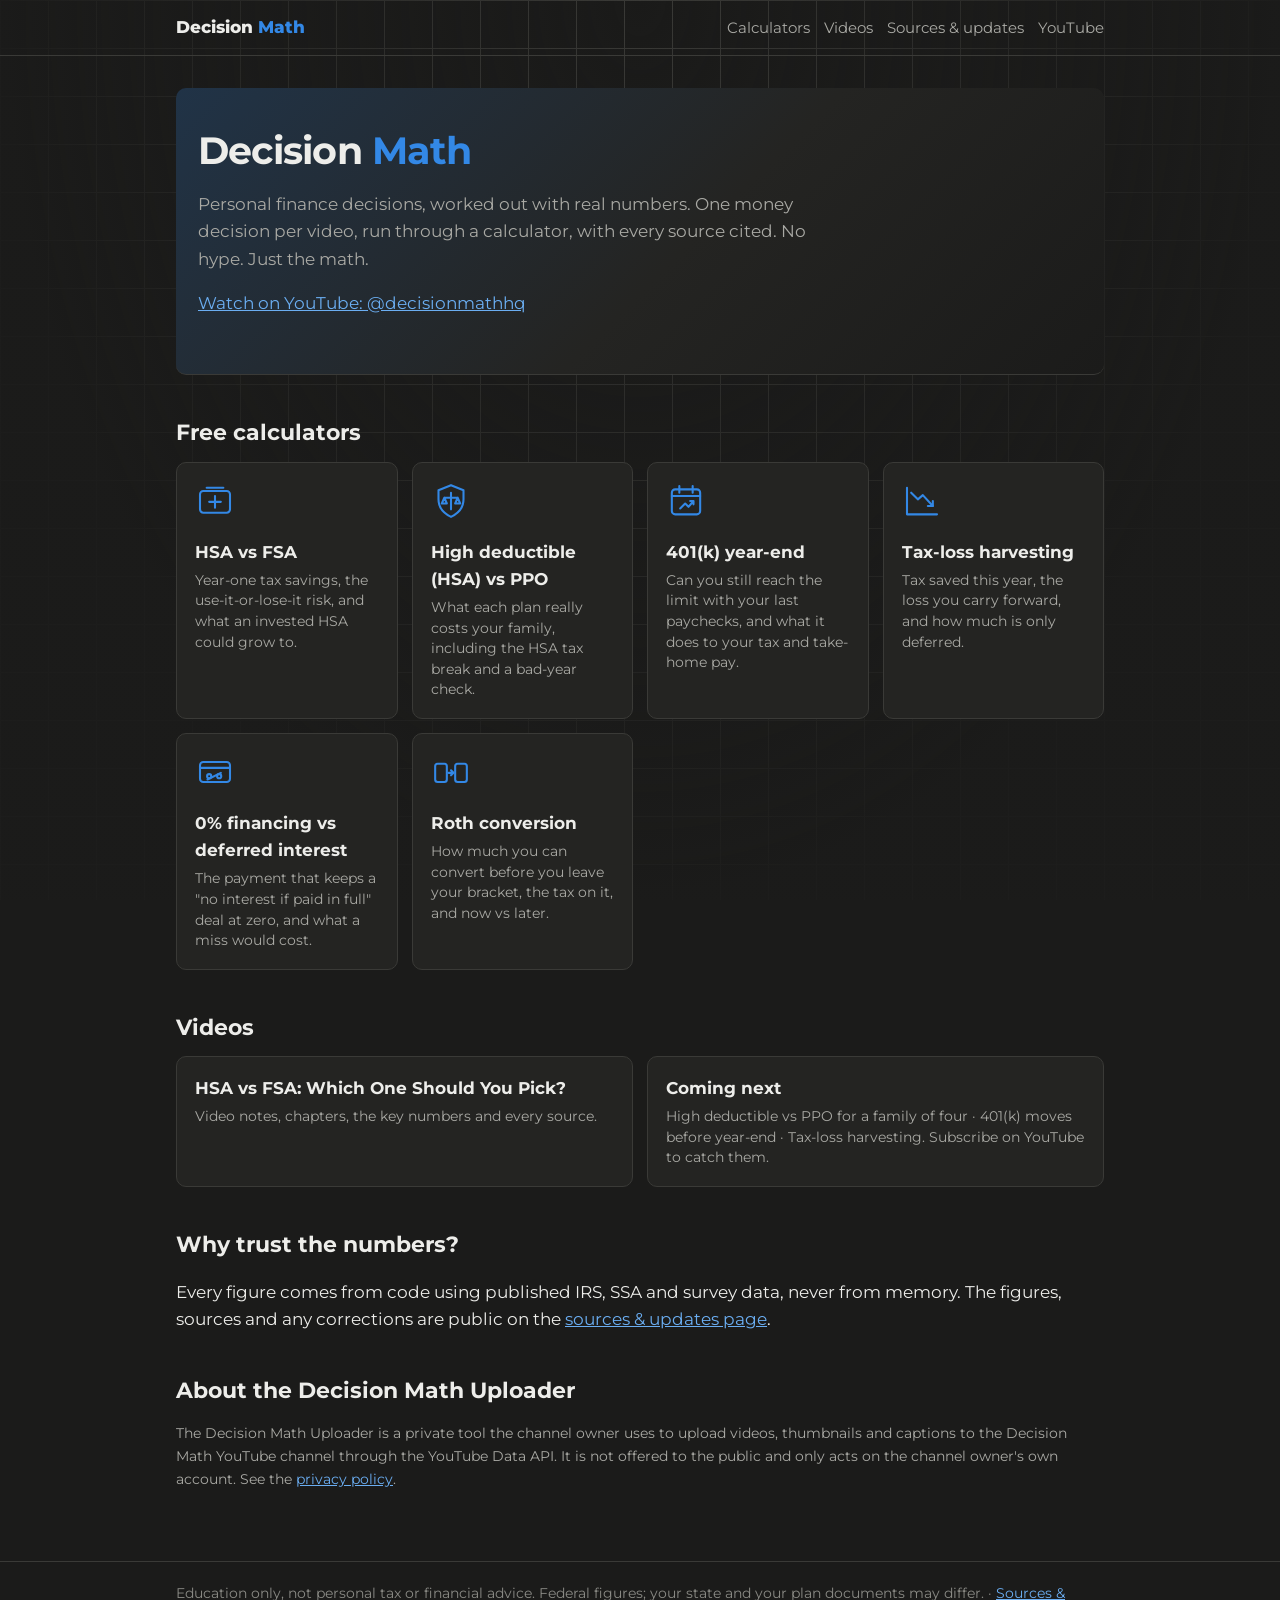
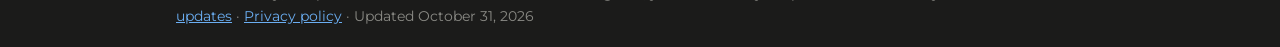
<file: index.html>
<!doctype html>
<html lang="en">
<head>
<meta charset="utf-8">
<meta name="viewport" content="width=device-width, initial-scale=1">
<title>Decision Math: personal finance decisions, worked out with real numbers</title>
<meta name="description" content="Free calculators and videos for common money decisions, like HSA vs FSA, HDHP vs PPO, year-end 401(k), tax-loss harvesting and 0% financing. Transparent math and cited IRS sources.">
<link rel="canonical" href="https://decisionmathhq.github.io/">
<meta property="og:title" content="Decision Math: personal finance decisions, worked out with real numbers">
<meta property="og:description" content="Free calculators and videos for common money decisions, like HSA vs FSA, HDHP vs PPO, year-end 401(k), tax-loss harvesting and 0% financing. Transparent math and cited IRS sources.">
<meta property="og:type" content="website">
<meta property="og:url" content="https://decisionmathhq.github.io/">
<meta property="og:image" content="https://decisionmathhq.github.io/og-image.png">
<meta name="twitter:card" content="summary_large_image">
<link rel="icon" href="/favicon.ico">
<link rel="apple-touch-icon" href="/apple-touch-icon.png">
<link rel="preconnect" href="https://fonts.googleapis.com">
<link href="https://fonts.googleapis.com/css2?family=Montserrat:wght@400;600;800&display=swap" rel="stylesheet">
<link rel="stylesheet" href="assets/site.css">
</head>
<body>
<header class="top"><div>
  <a class="brand" href="index.html">Decision <span>Math</span></a>
  <nav><a href="index.html#calculators">Calculators</a><a href="index.html#videos">Videos</a><a href="sources.html">Sources &amp; updates</a><a href="https://www.youtube.com/@decisionmathhq">YouTube</a></nav>
</div></header>
<main>
<section class="hero"><h1>Decision <span>Math</span></h1>
<p class="lede">Personal finance decisions, worked out with real numbers. One money decision per video, run through a calculator, with every source cited. No hype. Just the math.</p>
<p><a href="https://www.youtube.com/@decisionmathhq">Watch on YouTube: @decisionmathhq</a></p></section>
<h2 id="calculators">Free calculators</h2>
<div class="cards">
 <a class="card" href="calculators/hsa-vs-fsa.html"><svg class="icon" aria-hidden="true" xmlns="http://www.w3.org/2000/svg" viewBox="0 0 48 48" width="48" height="48" fill="none" stroke="#3388E6" stroke-width="2.5" stroke-linecap="round" stroke-linejoin="round" aria-label="HSA vs FSA"><rect x="6" y="12" width="36" height="26" rx="4"/><path d="M24 18v14M17 25h14"/><path d="M14 8h20"/></svg><b>HSA vs FSA</b><small>Year-one tax savings, the use-it-or-lose-it risk, and what an invested HSA could grow to.</small></a>
 <a class="card" href="calculators/hdhp-vs-ppo.html"><svg class="icon" aria-hidden="true" xmlns="http://www.w3.org/2000/svg" viewBox="0 0 48 48" width="48" height="48" fill="none" stroke="#3388E6" stroke-width="2.5" stroke-linecap="round" stroke-linejoin="round" aria-label="HDHP vs PPO"><path d="M24 5l15 6v11c0 10-6.5 17-15 21C15.5 39 9 32 9 22V11z"/><path d="M24 14v20M16 20h16M16 20l-3 7h6zM32 20l-3 7h6z"/></svg><b>High deductible (HSA) vs PPO</b><small>What each plan really costs your family, including the HSA tax break and a bad-year check.</small></a>
 <a class="card" href="calculators/401k-year-end.html"><svg class="icon" aria-hidden="true" xmlns="http://www.w3.org/2000/svg" viewBox="0 0 48 48" width="48" height="48" fill="none" stroke="#3388E6" stroke-width="2.5" stroke-linecap="round" stroke-linejoin="round" aria-label="401(k) year-end"><rect x="7" y="10" width="34" height="30" rx="4"/><path d="M7 18h34M16 6v8M32 6v8"/><path d="M17 33l6-6 4 4 6-7M29 24h4v4"/></svg><b>401(k) year-end</b><small>Can you still reach the limit with your last paychecks, and what it does to your tax and take-home pay.</small></a>
 <a class="card" href="calculators/tax-loss-harvesting.html"><svg class="icon" aria-hidden="true" xmlns="http://www.w3.org/2000/svg" viewBox="0 0 48 48" width="48" height="48" fill="none" stroke="#3388E6" stroke-width="2.5" stroke-linecap="round" stroke-linejoin="round" aria-label="Tax-loss harvesting"><path d="M6 40h36M6 40V8"/><path d="M11 14l8 8 6-5 12 13"/><path d="M31 30h6v-6"/></svg><b>Tax-loss harvesting</b><small>Tax saved this year, the loss you carry forward, and how much is only deferred.</small></a>
 <a class="card" href="calculators/zero-percent-financing.html"><svg class="icon" aria-hidden="true" xmlns="http://www.w3.org/2000/svg" viewBox="0 0 48 48" width="48" height="48" fill="none" stroke="#3388E6" stroke-width="2.5" stroke-linecap="round" stroke-linejoin="round" aria-label="0% financing"><rect x="6" y="12" width="36" height="24" rx="4"/><path d="M6 19h36"/><circle cx="17" cy="29" r="2.5"/><circle cx="29" cy="29" r="2.5"/><path d="M31 25l-16 8"/></svg><b>0% financing vs deferred interest</b><small>The payment that keeps a "no interest if paid in full" deal at zero, and what a miss would cost.</small></a>
<a class="card" href="calculators/roth-conversion.html"><svg class="icon" aria-hidden="true" xmlns="http://www.w3.org/2000/svg" viewBox="0 0 48 48" width="48" height="48" fill="none" stroke="#3388E6" stroke-width="2.5" stroke-linecap="round" stroke-linejoin="round" aria-label="Roth conversion"><rect x="5" y="14" width="14" height="22" rx="3"/><rect x="29" y="14" width="14" height="22" rx="3"/><path d="M21 25h6M24 22l3 3-3 3"/></svg><b>Roth conversion</b><small>How much you can convert before you leave your bracket, the tax on it, and now vs later.</small></a>
</div>
<h2 id="videos">Videos</h2>
<div class="cards">
 <a class="card" href="videos/hsa-vs-fsa.html"><b>HSA vs FSA: Which One Should You Pick?</b><small>Video notes, chapters, the key numbers and every source.</small></a>
 <div class="card"><b>Coming next</b><small>High deductible vs PPO for a family of four · 401(k) moves before year-end · Tax-loss harvesting. Subscribe on YouTube to catch them.</small></div>
</div>
<h2>Why trust the numbers?</h2>
<p>Every figure comes from code using published IRS, SSA and survey data, never from memory. The figures, sources and any corrections are public on the <a href="sources.html">sources &amp; updates page</a>.</p>
<h2>About the Decision Math Uploader</h2>
<p class="note">The Decision Math Uploader is a private tool the channel owner uses to upload videos, thumbnails and captions to the Decision Math YouTube channel through the YouTube Data API. It is not offered to the public and only acts on the channel owner's own account. See the <a href="privacy.html">privacy policy</a>.</p>
</main>
<footer class="site"><div>
  Education only, not personal tax or financial advice. Federal figures; your state and your plan documents may differ.
  · <a href="sources.html">Sources &amp; updates</a> · <a href="privacy.html">Privacy policy</a> · Updated October 31, 2026
</div></footer>

</body>
</html>
</file>
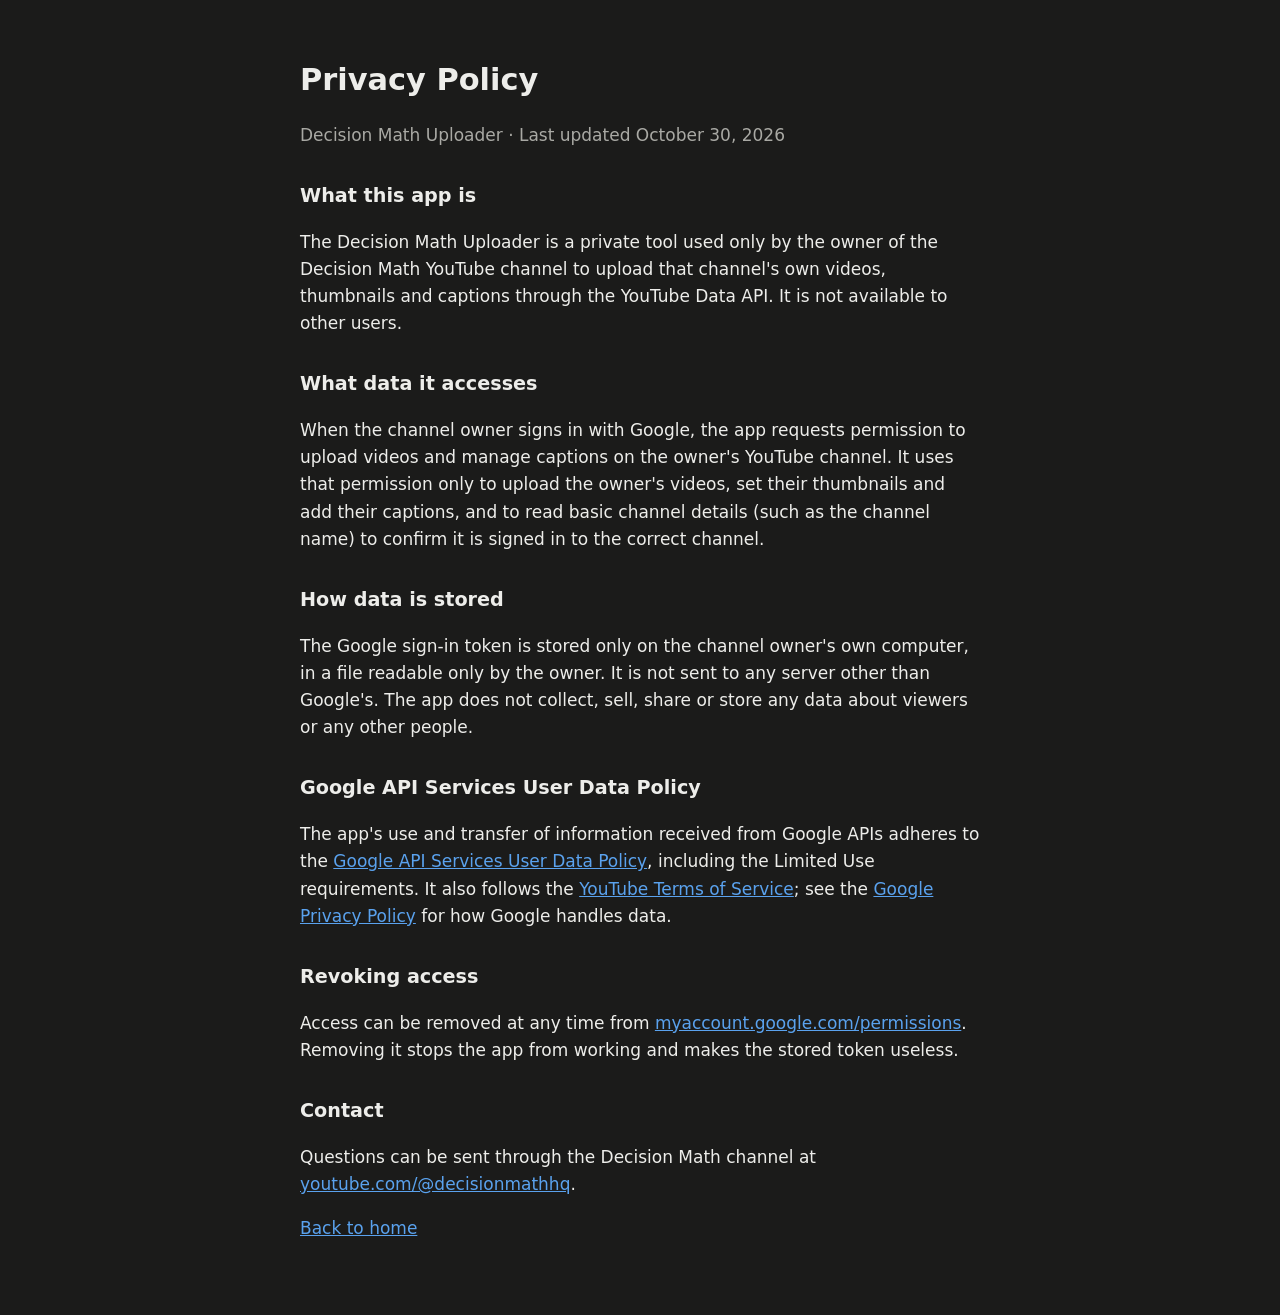
<file: privacy.html>
<!doctype html>
<html lang="en">
<head>
<meta charset="utf-8">
<meta name="viewport" content="width=device-width, initial-scale=1">
<title>Privacy Policy · Decision Math</title>
<style>
  body{margin:0;background:#1B1B1A;color:#EDEDEA;font:17px/1.6 Inter,system-ui,-apple-system,Segoe UI,Roboto,sans-serif}
  main{max-width:680px;margin:0 auto;padding:56px 20px}
  h1{font-size:1.9rem;margin:0 0 4px}
  h2{font-size:1.2rem;margin-top:32px}
  a{color:#5AA2EE}
  .muted{color:#A9A9A4}
</style>
</head>
<body>
<main>
  <h1>Privacy Policy</h1>
  <p class="muted">Decision Math Uploader · Last updated October 30, 2026</p>

  <h2>What this app is</h2>
  <p>The Decision Math Uploader is a private tool used only by the owner of the Decision Math YouTube channel to upload that channel's own videos, thumbnails and captions through the YouTube Data API. It is not available to other users.</p>

  <h2>What data it accesses</h2>
  <p>When the channel owner signs in with Google, the app requests permission to upload videos and manage captions on the owner's YouTube channel. It uses that permission only to upload the owner's videos, set their thumbnails and add their captions, and to read basic channel details (such as the channel name) to confirm it is signed in to the correct channel.</p>

  <h2>How data is stored</h2>
  <p>The Google sign-in token is stored only on the channel owner's own computer, in a file readable only by the owner. It is not sent to any server other than Google's. The app does not collect, sell, share or store any data about viewers or any other people.</p>

  <h2>Google API Services User Data Policy</h2>
  <p>The app's use and transfer of information received from Google APIs adheres to the <a href="https://developers.google.com/terms/api-services-user-data-policy">Google API Services User Data Policy</a>, including the Limited Use requirements. It also follows the <a href="https://www.youtube.com/t/terms">YouTube Terms of Service</a>; see the <a href="https://policies.google.com/privacy">Google Privacy Policy</a> for how Google handles data.</p>

  <h2>Revoking access</h2>
  <p>Access can be removed at any time from <a href="https://myaccount.google.com/permissions">myaccount.google.com/permissions</a>. Removing it stops the app from working and makes the stored token useless.</p>

  <h2>Contact</h2>
  <p>Questions can be sent through the Decision Math channel at <a href="https://www.youtube.com/@decisionmathhq">youtube.com/@decisionmathhq</a>.</p>

  <p><a href="index.html">Back to home</a></p>
</main>
</body>
</html>
</file>
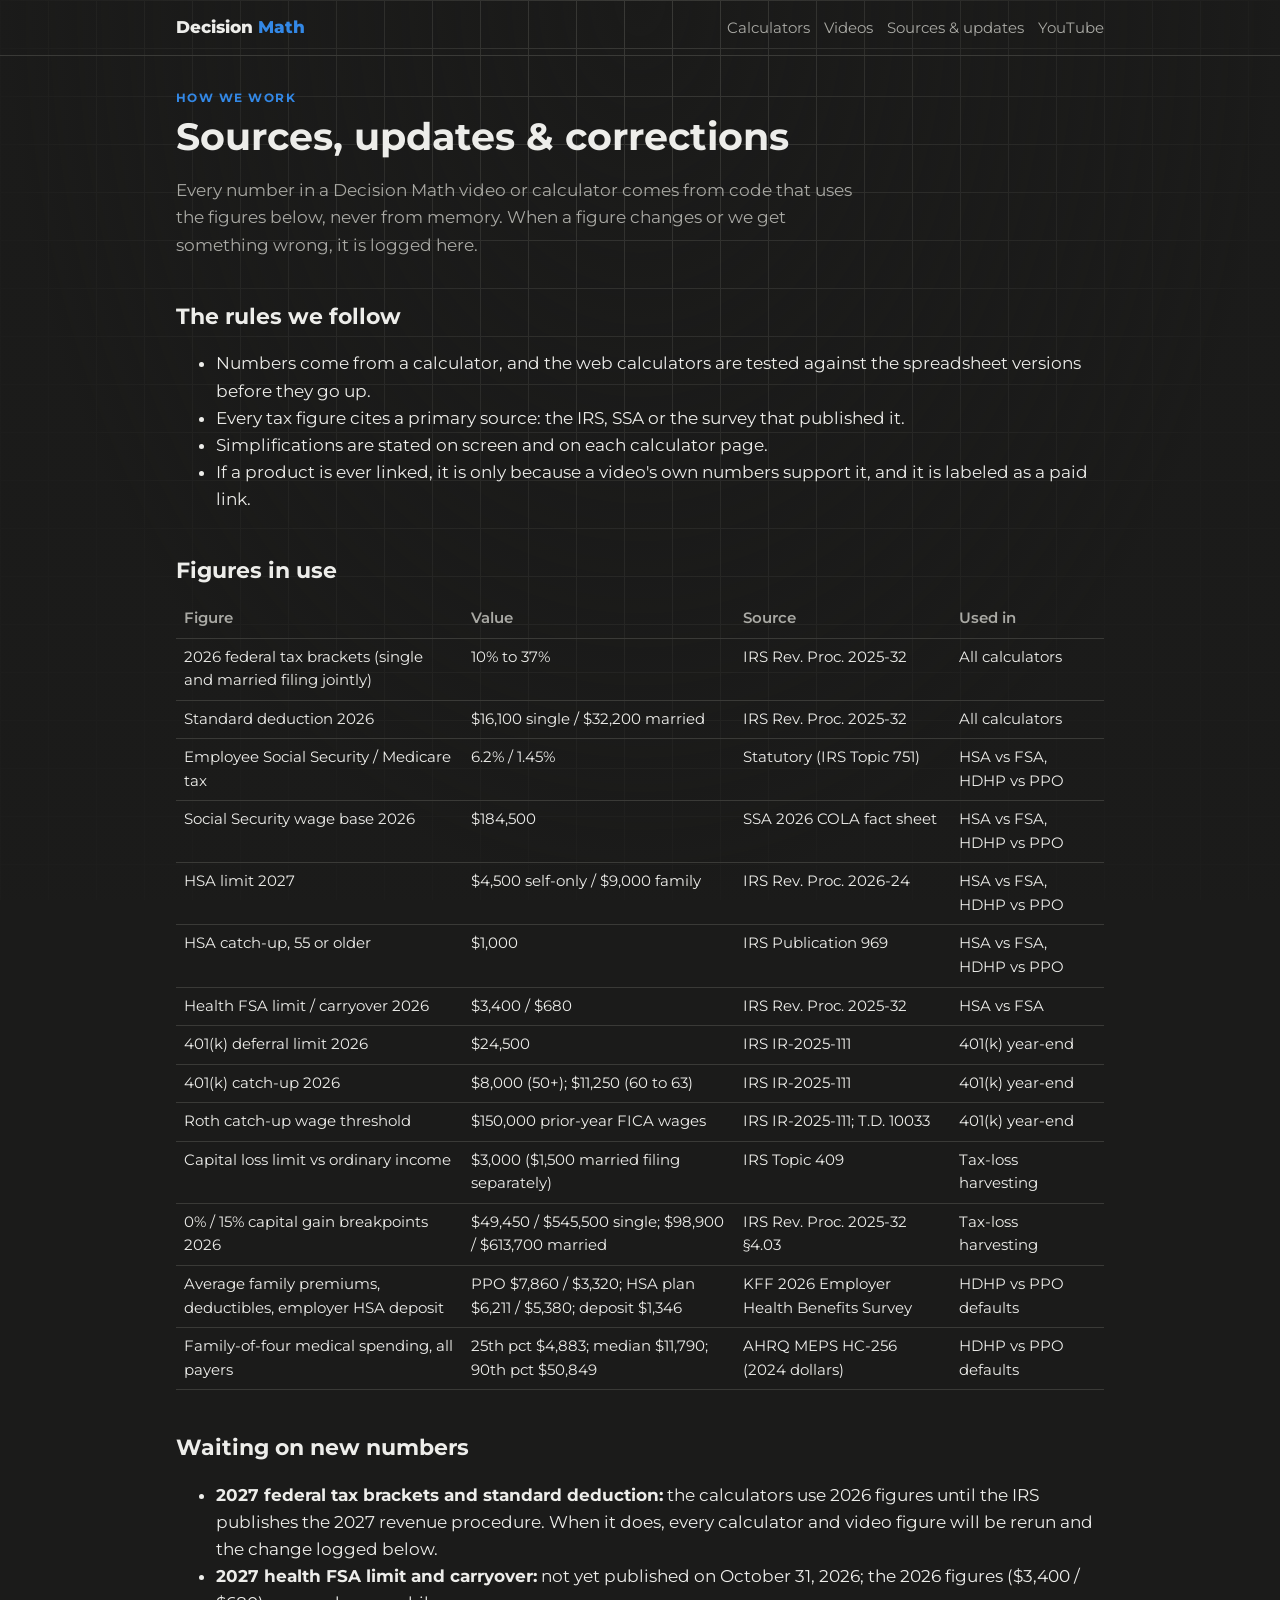
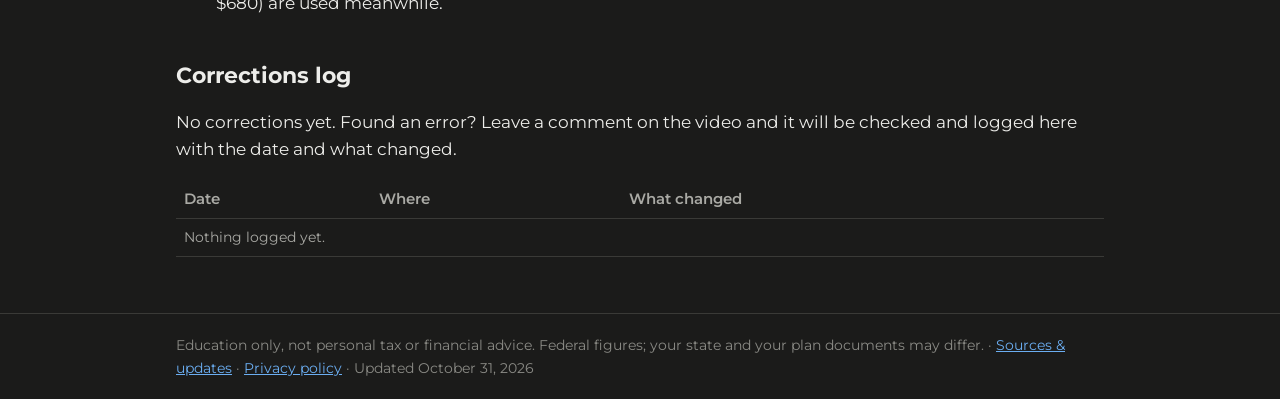
<file: sources.html>
<!doctype html>
<html lang="en">
<head>
<meta charset="utf-8">
<meta name="viewport" content="width=device-width, initial-scale=1">
<title>Sources, Updates & Corrections | Decision Math</title>
<meta name="description" content="Every tax figure Decision Math uses, where it comes from, what is waiting on new IRS numbers, and a public log of corrections.">
<link rel="canonical" href="https://decisionmathhq.github.io/sources.html">
<meta property="og:title" content="Sources, Updates & Corrections | Decision Math">
<meta property="og:description" content="Every tax figure Decision Math uses, where it comes from, what is waiting on new IRS numbers, and a public log of corrections.">
<meta property="og:type" content="website">
<meta property="og:url" content="https://decisionmathhq.github.io/sources.html">
<meta property="og:image" content="https://decisionmathhq.github.io/og-image.png">
<meta name="twitter:card" content="summary_large_image">
<link rel="icon" href="/favicon.ico">
<link rel="apple-touch-icon" href="/apple-touch-icon.png">
<link rel="preconnect" href="https://fonts.googleapis.com">
<link href="https://fonts.googleapis.com/css2?family=Montserrat:wght@400;600;800&display=swap" rel="stylesheet">
<link rel="stylesheet" href="assets/site.css">
</head>
<body>
<header class="top"><div>
  <a class="brand" href="index.html">Decision <span>Math</span></a>
  <nav><a href="index.html#calculators">Calculators</a><a href="index.html#videos">Videos</a><a href="sources.html">Sources &amp; updates</a><a href="https://www.youtube.com/@decisionmathhq">YouTube</a></nav>
</div></header>
<main>
<p class="kicker">How we work</p>
<h1>Sources, updates &amp; corrections</h1>
<p class="lede">Every number in a Decision Math video or calculator comes from code that uses the figures below, never from memory. When a figure changes or we get something wrong, it is logged here.</p>
<h2>The rules we follow</h2>
<ul><li>Numbers come from a calculator, and the web calculators are tested against the spreadsheet versions before they go up.</li>
<li>Every tax figure cites a primary source: the IRS, SSA or the survey that published it.</li>
<li>Simplifications are stated on screen and on each calculator page.</li>
<li>If a product is ever linked, it is only because a video's own numbers support it, and it is labeled as a paid link.</li></ul>
<h2>Figures in use</h2>
<div class="wrap"><table class="data"><tr><th>Figure</th><th>Value</th><th>Source</th><th>Used in</th></tr><tr><td>2026 federal tax brackets (single and married filing jointly)</td><td>10% to 37%</td><td>IRS Rev. Proc. 2025-32</td><td>All calculators</td></tr><tr><td>Standard deduction 2026</td><td>$16,100 single / $32,200 married</td><td>IRS Rev. Proc. 2025-32</td><td>All calculators</td></tr><tr><td>Employee Social Security / Medicare tax</td><td>6.2% / 1.45%</td><td>Statutory (IRS Topic 751)</td><td>HSA vs FSA, HDHP vs PPO</td></tr><tr><td>Social Security wage base 2026</td><td>$184,500</td><td>SSA 2026 COLA fact sheet</td><td>HSA vs FSA, HDHP vs PPO</td></tr><tr><td>HSA limit 2027</td><td>$4,500 self-only / $9,000 family</td><td>IRS Rev. Proc. 2026-24</td><td>HSA vs FSA, HDHP vs PPO</td></tr><tr><td>HSA catch-up, 55 or older</td><td>$1,000</td><td>IRS Publication 969</td><td>HSA vs FSA, HDHP vs PPO</td></tr><tr><td>Health FSA limit / carryover 2026</td><td>$3,400 / $680</td><td>IRS Rev. Proc. 2025-32</td><td>HSA vs FSA</td></tr><tr><td>401(k) deferral limit 2026</td><td>$24,500</td><td>IRS IR-2025-111</td><td>401(k) year-end</td></tr><tr><td>401(k) catch-up 2026</td><td>$8,000 (50+); $11,250 (60 to 63)</td><td>IRS IR-2025-111</td><td>401(k) year-end</td></tr><tr><td>Roth catch-up wage threshold</td><td>$150,000 prior-year FICA wages</td><td>IRS IR-2025-111; T.D. 10033</td><td>401(k) year-end</td></tr><tr><td>Capital loss limit vs ordinary income</td><td>$3,000 ($1,500 married filing separately)</td><td>IRS Topic 409</td><td>Tax-loss harvesting</td></tr><tr><td>0% / 15% capital gain breakpoints 2026</td><td>$49,450 / $545,500 single; $98,900 / $613,700 married</td><td>IRS Rev. Proc. 2025-32 §4.03</td><td>Tax-loss harvesting</td></tr><tr><td>Average family premiums, deductibles, employer HSA deposit</td><td>PPO $7,860 / $3,320; HSA plan $6,211 / $5,380; deposit $1,346</td><td>KFF 2026 Employer Health Benefits Survey</td><td>HDHP vs PPO defaults</td></tr><tr><td>Family-of-four medical spending, all payers</td><td>25th pct $4,883; median $11,790; 90th pct $50,849</td><td>AHRQ MEPS HC-256 (2024 dollars)</td><td>HDHP vs PPO defaults</td></tr></table></div>
<h2 id="updates">Waiting on new numbers</h2>
<ul><li><b>2027 federal tax brackets and standard deduction:</b> the calculators use 2026 figures until the IRS publishes the 2027 revenue procedure. When it does, every calculator and video figure will be rerun and the change logged below.</li>
<li><b>2027 health FSA limit and carryover:</b> not yet published on October 31, 2026; the 2026 figures ($3,400 / $680) are used meanwhile.</li></ul>
<h2 id="corrections">Corrections log</h2>
<p>No corrections yet. Found an error? Leave a comment on the video and it will be checked and logged here with the date and what changed.</p>
<div class="wrap"><table class="data"><tr><th>Date</th><th>Where</th><th>What changed</th></tr><tr><td colspan="3" class="note">Nothing logged yet.</td></tr></table></div>
</main>
<footer class="site"><div>
  Education only, not personal tax or financial advice. Federal figures; your state and your plan documents may differ.
  · <a href="sources.html">Sources &amp; updates</a> · <a href="privacy.html">Privacy policy</a> · Updated October 31, 2026
</div></footer>

</body>
</html>
</file>
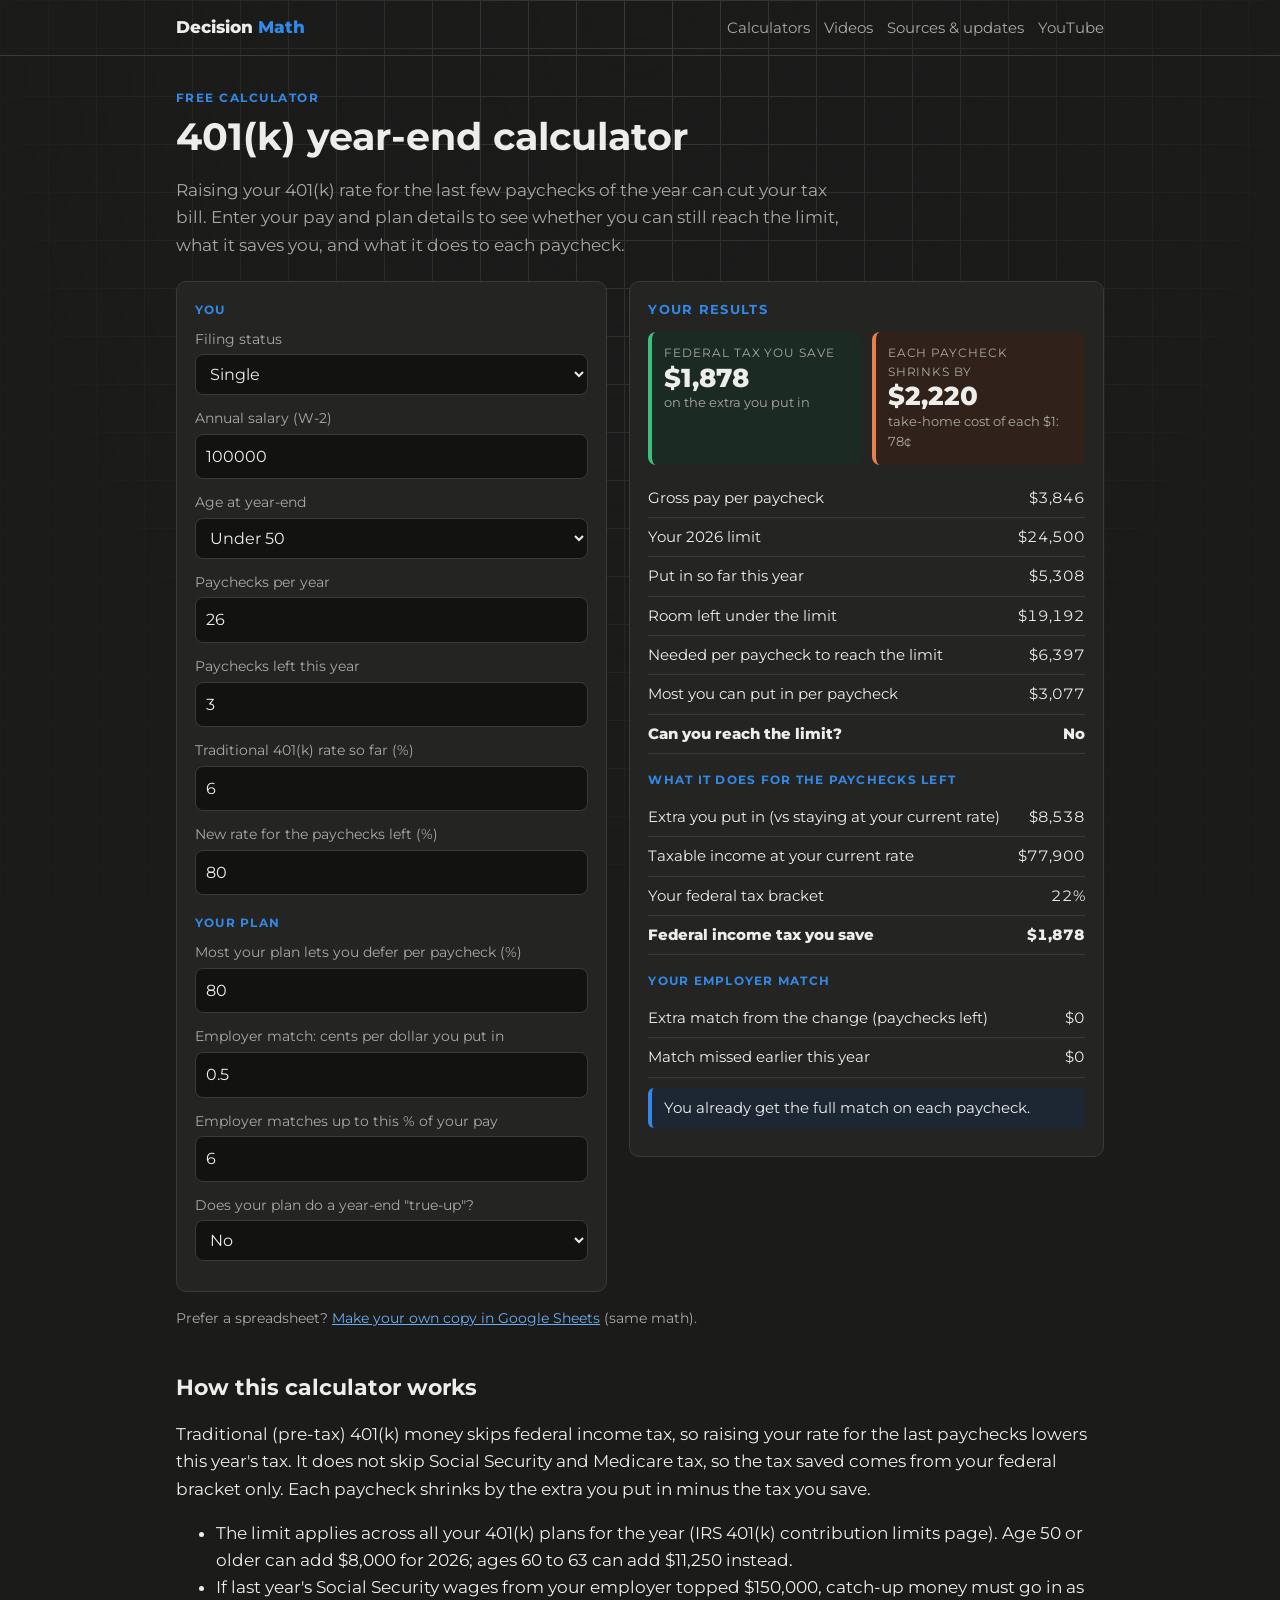
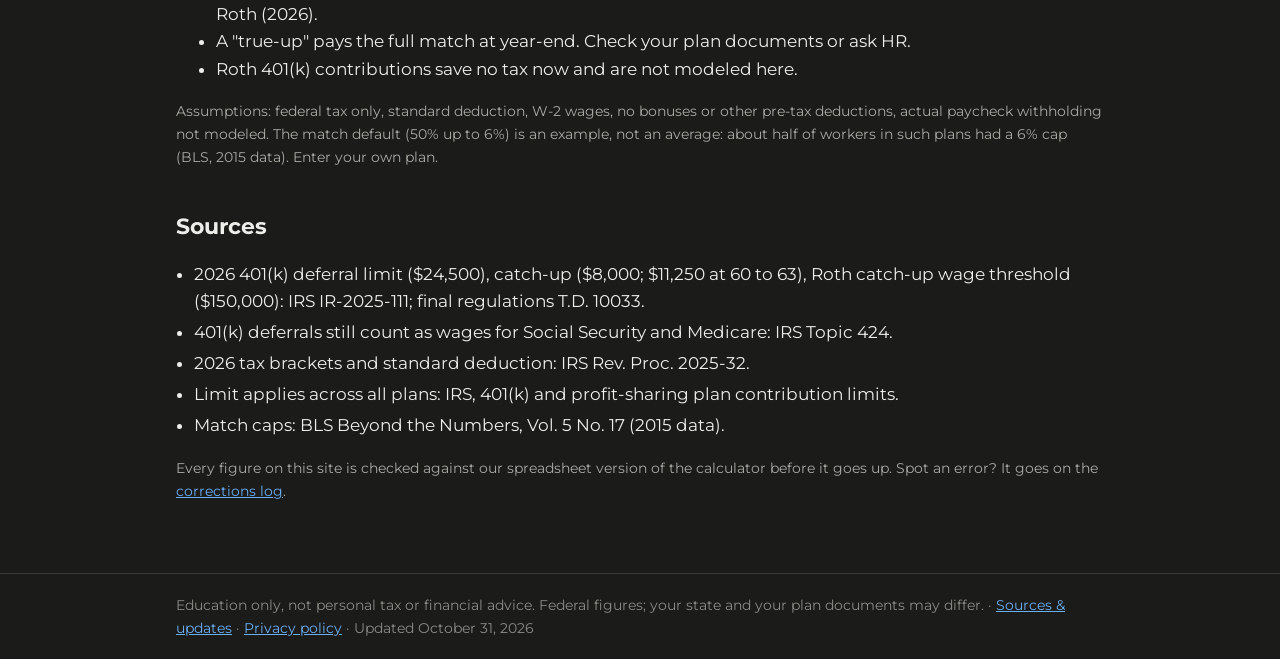
<file: calculators/401k-year-end.html>
<!doctype html>
<html lang="en">
<head>
<meta charset="utf-8">
<meta name="viewport" content="width=device-width, initial-scale=1">
<title>401(k) Year-End Calculator: Can You Still Max It Out? | Decision Math</title>
<meta name="description" content="See whether you can still reach the 2026 401(k) limit with your last paychecks, how much tax you save, how much each paycheck shrinks, and whether you are missing employer match.">
<link rel="canonical" href="https://decisionmathhq.github.io/calculators/401k-year-end.html">
<meta property="og:title" content="401(k) Year-End Calculator: Can You Still Max It Out? | Decision Math">
<meta property="og:description" content="See whether you can still reach the 2026 401(k) limit with your last paychecks, how much tax you save, how much each paycheck shrinks, and whether you are missing employer match.">
<meta property="og:type" content="website">
<meta property="og:url" content="https://decisionmathhq.github.io/calculators/401k-year-end.html">
<meta property="og:image" content="https://decisionmathhq.github.io/og-image.png">
<meta name="twitter:card" content="summary_large_image">
<link rel="icon" href="/favicon.ico">
<link rel="apple-touch-icon" href="/apple-touch-icon.png">
<link rel="preconnect" href="https://fonts.googleapis.com">
<link href="https://fonts.googleapis.com/css2?family=Montserrat:wght@400;600;800&display=swap" rel="stylesheet">
<link rel="stylesheet" href="../assets/site.css">
</head>
<body>
<header class="top"><div>
  <a class="brand" href="../index.html">Decision <span>Math</span></a>
  <nav><a href="../index.html#calculators">Calculators</a><a href="../index.html#videos">Videos</a><a href="../sources.html">Sources &amp; updates</a><a href="https://www.youtube.com/@decisionmathhq">YouTube</a></nav>
</div></header>
<main>
<p class="kicker">Free calculator</p>
<h1>401(k) year-end calculator</h1>
<p class="lede">Raising your 401(k) rate for the last few paychecks of the year can cut your tax bill. Enter your pay and plan details to see whether you can still reach the limit, what it saves you, and what it does to each paycheck.</p>
<div class="calc" style="margin-top:22px">
  <form class="panel" id="inputs" onsubmit="return false"></form>
  <section class="panel" aria-live="polite"><h3>Your results</h3><div id="results"></div></section>
</div>
<p class="note">Prefer a spreadsheet? <a href="https://docs.google.com/spreadsheets/d/1xnHpF-hxxgLZ0AzLLIkU-oWTUlpaiw_TxVNoCfzvB9w/copy">Make your own copy in Google Sheets</a> (same math).</p>
<h2>How this calculator works</h2>
<p>Traditional (pre-tax) 401(k) money skips federal income tax, so raising your rate for the last paychecks lowers this year's tax. It does not skip Social Security and Medicare tax, so the tax saved comes from your federal bracket only. Each paycheck shrinks by the extra you put in minus the tax you save.</p>
<ul><li>The limit applies across all your 401(k) plans for the year (IRS 401(k) contribution limits page). Age 50 or older can add $8,000 for 2026; ages 60 to 63 can add $11,250 instead.</li>
<li>If last year's Social Security wages from your employer topped $150,000, catch-up money must go in as Roth (2026).</li>
<li>A "true-up" pays the full match at year-end. Check your plan documents or ask HR.</li>
<li>Roth 401(k) contributions save no tax now and are not modeled here.</li></ul>
<p class="note">Assumptions: federal tax only, standard deduction, W-2 wages, no bonuses or other pre-tax deductions, actual paycheck withholding not modeled. The match default (50% up to 6%) is an example, not an average: about half of workers in such plans had a 6% cap (BLS, 2015 data). Enter your own plan.</p>
<h2>Sources</h2>
<ul class="src"><li>2026 401(k) deferral limit ($24,500), catch-up ($8,000; $11,250 at 60 to 63), Roth catch-up wage threshold ($150,000): IRS IR-2025-111; final regulations T.D. 10033.</li><li>401(k) deferrals still count as wages for Social Security and Medicare: IRS Topic 424.</li><li>2026 tax brackets and standard deduction: IRS Rev. Proc. 2025-32.</li><li>Limit applies across all plans: IRS, 401(k) and profit-sharing plan contribution limits.</li><li>Match caps: BLS Beyond the Numbers, Vol. 5 No. 17 (2015 data).</li></ul>
<p class="note">Every figure on this site is checked against our spreadsheet version of the calculator before it goes up. Spot an error? It goes on the <a href="../sources.html#corrections">corrections log</a>.</p>
</main>
<footer class="site"><div>
  Education only, not personal tax or financial advice. Federal figures; your state and your plan documents may differ.
  · <a href="../sources.html">Sources &amp; updates</a> · <a href="../privacy.html">Privacy policy</a> · Updated October 31, 2026
</div></footer>
<script src="../assets/dm.js"></script><script src="../assets/ui.js"></script>
<script>
const {$, pct, tile, rows, bars} = DMUI;
DMUI.mount({ fields: [{group:'You'},
 {id:'status',label:'Filing status',options:[['single','Single'],['mfj','Married filing jointly']],value:'single'},
 {id:'salary',label:'Annual salary (W-2)',value:100000,step:500},
 {id:'age',label:'Age at year-end',options:[['under50','Under 50'],['50plus','50 to 59 or 64+'],['60to63','60 to 63']],value:'under50'},
 {id:'checks',label:'Paychecks per year',value:26,step:1,int:true,min:1,max:52},
 {id:'left',label:'Paychecks left this year',value:3,step:1,int:true,max:52},
 {id:'rate',label:'Traditional 401(k) rate so far (%)',value:0.06,pct:true,step:1,max:100},
 {id:'newRate',label:'New rate for the paychecks left (%)',value:0.8,pct:true,step:1,max:100},
 {group:'Your plan'},
 {id:'planMax',label:'Most your plan lets you defer per paycheck (%)',value:0.8,pct:true,step:1,max:100},
 {id:'match',label:'Employer match: cents per dollar you put in',value:0.5,step:0.05,max:5},
 {id:'matchCap',label:'Employer matches up to this % of your pay',value:0.06,pct:true,step:1,max:100},
 {id:'trueUp',label:'Does your plan do a year-end "true-up"?',options:[['no','No'],['yes','Yes']],value:'no'}],
  compute: v => { v.checks = Math.max(1, v.checks); v.left = Math.min(v.left, v.checks); return DM.k401({...v, trueUp: v.trueUp==='yes'}); },
  render: r => '<div class="tiles">' + tile('Federal tax you save', $(r.taxSaved), 'on the extra you put in', 'g')
  + tile('Each paycheck shrinks by', $(r.shrink), 'take-home cost of each $1: ' + (r.costPerDollar*100).toFixed(0) + '¢', 'o') + '</div>'
  + rows([['Gross pay per paycheck', $(r.perCheck)], ['Your 2026 limit', $(r.limit)], ['Put in so far this year', $(r.soFar)], ['Room left under the limit', $(r.room)],
          ['Needed per paycheck to reach the limit', $(r.needed)], ['Most you can put in per paycheck', $(r.maxPerCheck)], ['Can you reach the limit?', r.canReach ? 'Yes' : 'No', 1]])
  + '<div class="group" style="margin-top:16px">What it does for the paychecks left</div>'
  + rows([['Extra you put in (vs staying at your current rate)', $(r.extra)], ['Taxable income at your current rate', $(r.taxable)], ['Your federal tax bracket', pct(r.bracket)], ['Federal income tax you save', $(r.taxSaved), 1]])
  + '<div class="group" style="margin-top:16px">Your employer match</div>'
  + rows([['Extra match from the change (paychecks left)', $(r.extraMatch)], ['Match missed earlier this year', $(r.missedMatch)]])
  + '<div class="callout' + (r.belowMatch ? ' o' : '') + '">' + (r.belowMatch ? 'You are below the full match. Raising to at least the match cap is the first move.' : 'You already get the full match on each paycheck.')
  + (r.missedMatch > 0 ? (r.trueUpBack > 0 ? ' A true-up should pay back the missed match.' : ' Without a true-up, the missed match is gone.') : '') + '</div>'
  + (r.rothWarning ? '<div class="callout o">Heads-up: if last year\'s Social Security wages from this employer were over $150,000, your catch-up dollars must be Roth, so the tax saved above is too high.</div>' : '') });
</script>
</body>
</html>
</file>
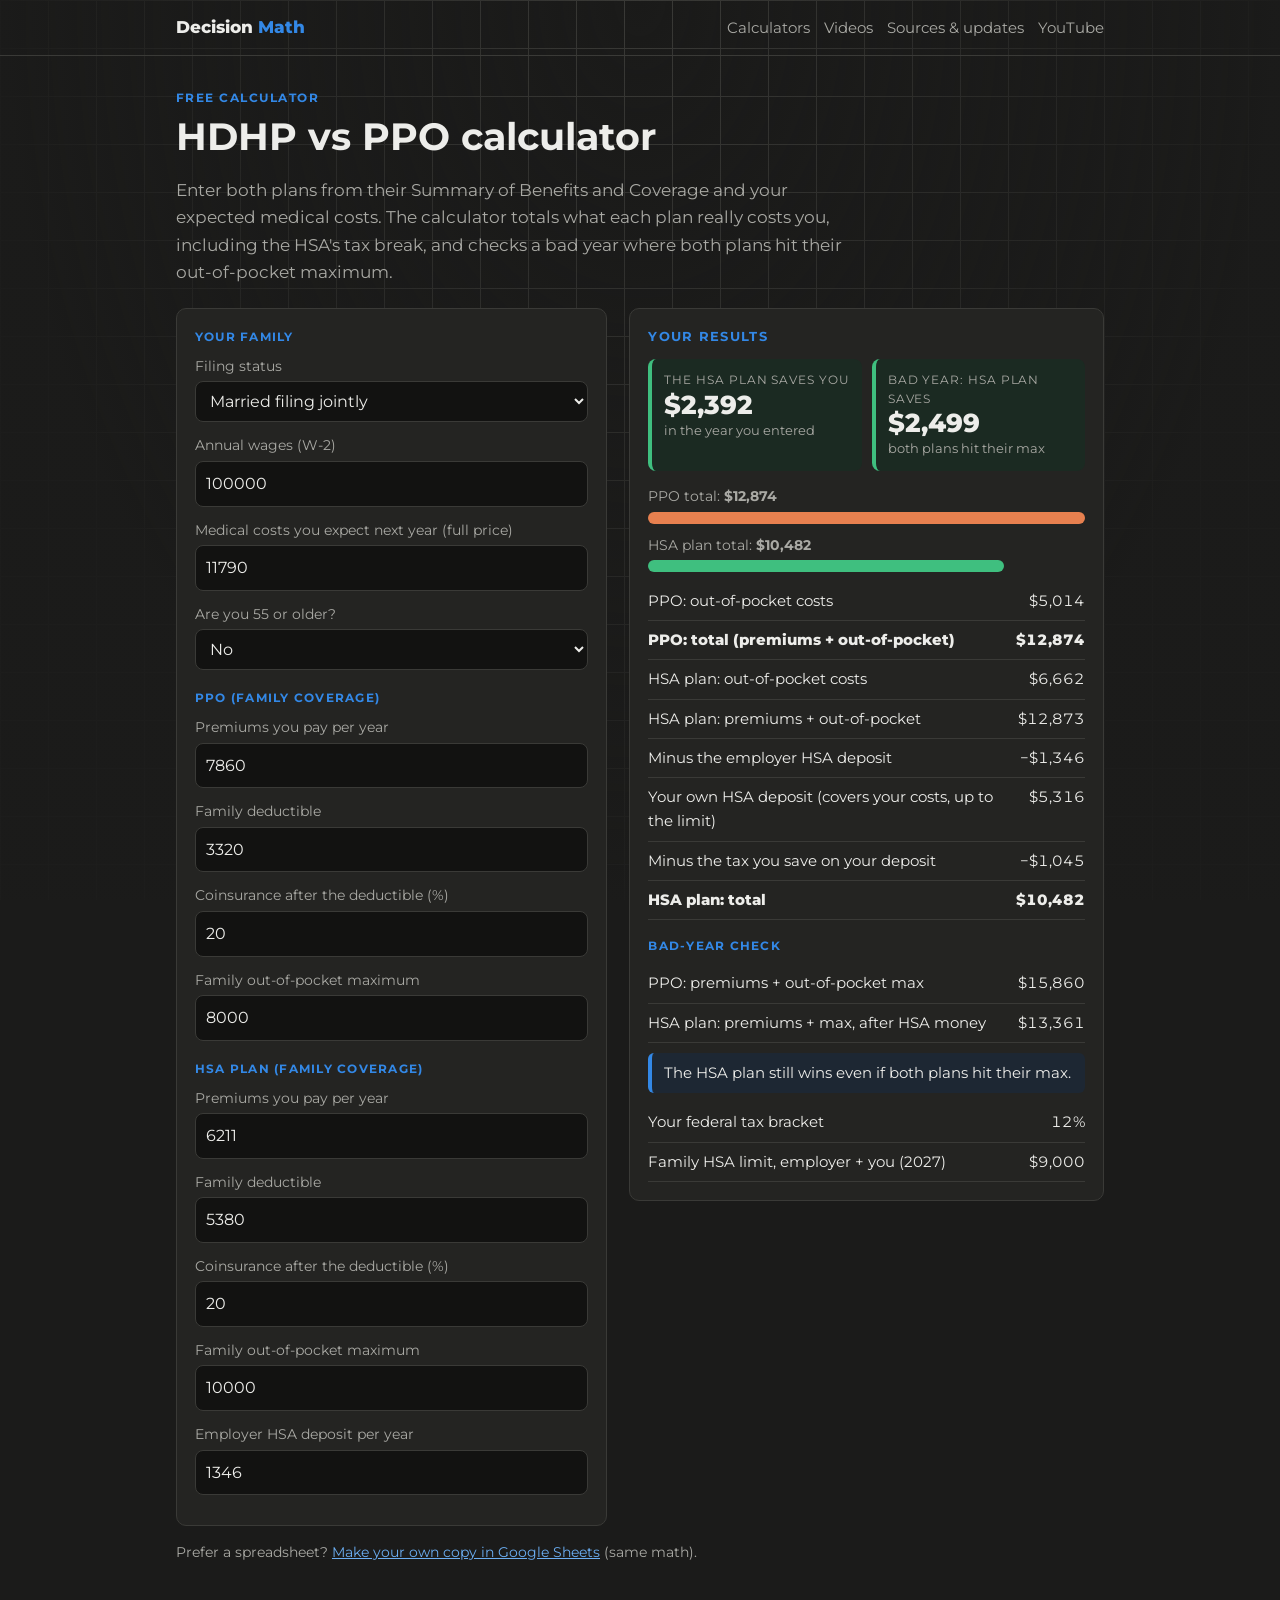
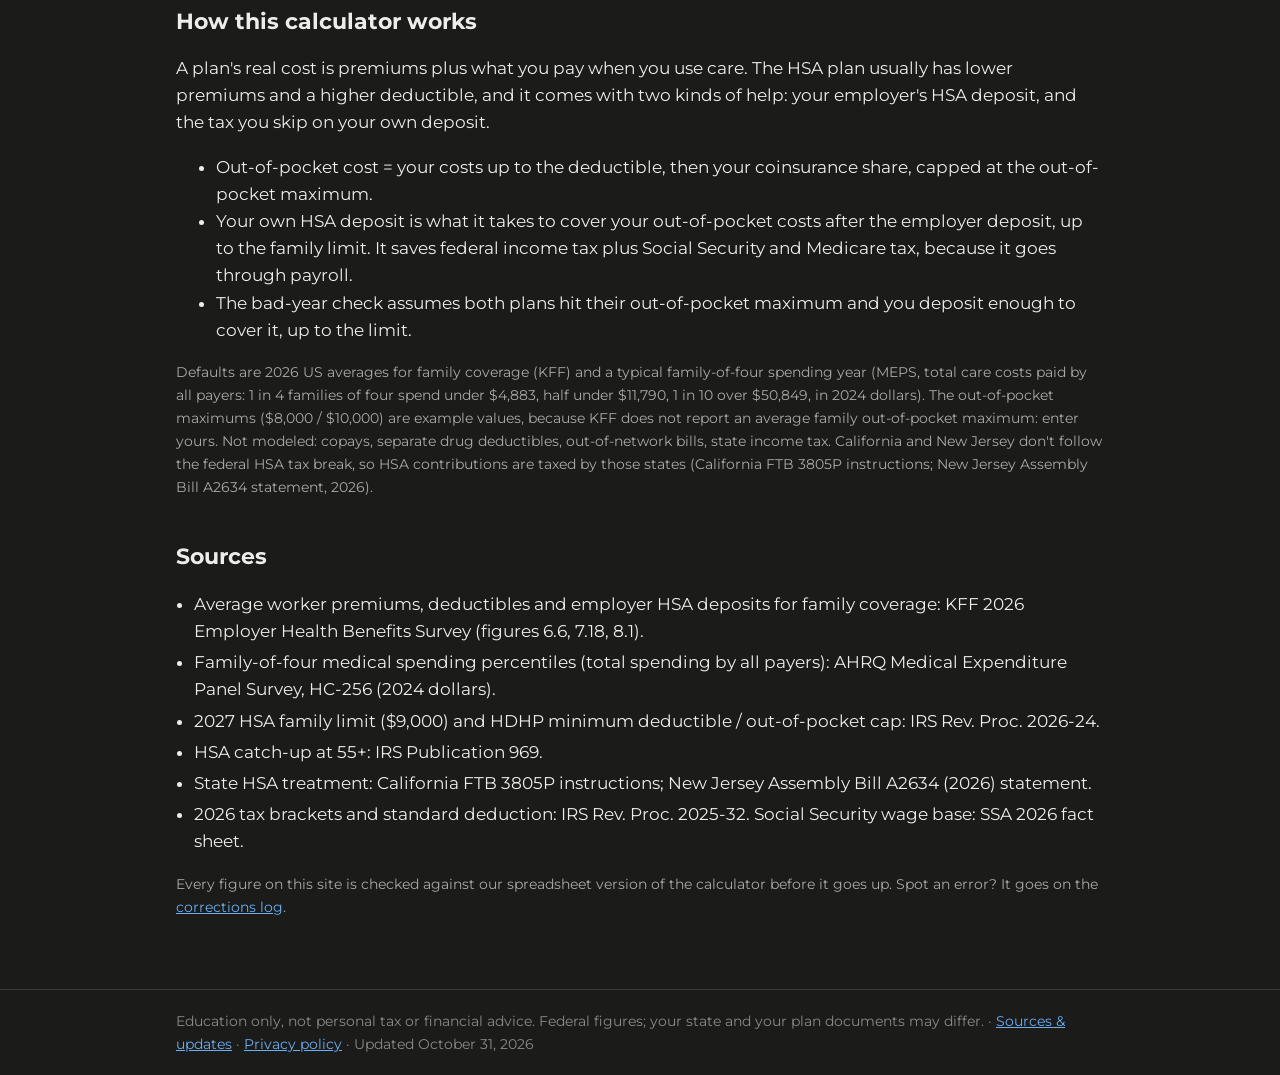
<file: calculators/hdhp-vs-ppo.html>
<!doctype html>
<html lang="en">
<head>
<meta charset="utf-8">
<meta name="viewport" content="width=device-width, initial-scale=1">
<title>HDHP vs PPO Calculator: High Deductible (HSA) Plan or PPO? | Decision Math</title>
<meta name="description" content="Compare a high-deductible HSA plan with a PPO for your family: premiums, deductibles, out-of-pocket costs, the employer HSA deposit and the tax you save. Includes a bad-year check.">
<link rel="canonical" href="https://decisionmathhq.github.io/calculators/hdhp-vs-ppo.html">
<meta property="og:title" content="HDHP vs PPO Calculator: High Deductible (HSA) Plan or PPO? | Decision Math">
<meta property="og:description" content="Compare a high-deductible HSA plan with a PPO for your family: premiums, deductibles, out-of-pocket costs, the employer HSA deposit and the tax you save. Includes a bad-year check.">
<meta property="og:type" content="website">
<meta property="og:url" content="https://decisionmathhq.github.io/calculators/hdhp-vs-ppo.html">
<meta property="og:image" content="https://decisionmathhq.github.io/og-image.png">
<meta name="twitter:card" content="summary_large_image">
<link rel="icon" href="/favicon.ico">
<link rel="apple-touch-icon" href="/apple-touch-icon.png">
<link rel="preconnect" href="https://fonts.googleapis.com">
<link href="https://fonts.googleapis.com/css2?family=Montserrat:wght@400;600;800&display=swap" rel="stylesheet">
<link rel="stylesheet" href="../assets/site.css">
</head>
<body>
<header class="top"><div>
  <a class="brand" href="../index.html">Decision <span>Math</span></a>
  <nav><a href="../index.html#calculators">Calculators</a><a href="../index.html#videos">Videos</a><a href="../sources.html">Sources &amp; updates</a><a href="https://www.youtube.com/@decisionmathhq">YouTube</a></nav>
</div></header>
<main>
<p class="kicker">Free calculator</p>
<h1>HDHP vs PPO calculator</h1>
<p class="lede">Enter both plans from their Summary of Benefits and Coverage and your expected medical costs. The calculator totals what each plan really costs you, including the HSA's tax break, and checks a bad year where both plans hit their out-of-pocket maximum.</p>
<div class="calc" style="margin-top:22px">
  <form class="panel" id="inputs" onsubmit="return false"></form>
  <section class="panel" aria-live="polite"><h3>Your results</h3><div id="results"></div></section>
</div>
<p class="note">Prefer a spreadsheet? <a href="https://docs.google.com/spreadsheets/d/19fngrcB1YPzqlOca16oVgJWF6C663KxMu54yw8x8gY4/copy">Make your own copy in Google Sheets</a> (same math).</p>
<h2>How this calculator works</h2>
<p>A plan's real cost is premiums plus what you pay when you use care. The HSA plan usually has lower premiums and a higher deductible, and it comes with two kinds of help: your employer's HSA deposit, and the tax you skip on your own deposit.</p>
<ul><li>Out-of-pocket cost = your costs up to the deductible, then your coinsurance share, capped at the out-of-pocket maximum.</li>
<li>Your own HSA deposit is what it takes to cover your out-of-pocket costs after the employer deposit, up to the family limit. It saves federal income tax plus Social Security and Medicare tax, because it goes through payroll.</li>
<li>The bad-year check assumes both plans hit their out-of-pocket maximum and you deposit enough to cover it, up to the limit.</li></ul>
<p class="note">Defaults are 2026 US averages for family coverage (KFF) and a typical family-of-four spending year (MEPS, total care costs paid by all payers: 1 in 4 families of four spend under $4,883, half under $11,790, 1 in 10 over $50,849, in 2024 dollars). The out-of-pocket maximums ($8,000 / $10,000) are example values, because KFF does not report an average family out-of-pocket maximum: enter yours. Not modeled: copays, separate drug deductibles, out-of-network bills, state income tax. California and New Jersey don't follow the federal HSA tax break, so HSA contributions are taxed by those states (California FTB 3805P instructions; New Jersey Assembly Bill A2634 statement, 2026).</p>
<h2>Sources</h2>
<ul class="src"><li>Average worker premiums, deductibles and employer HSA deposits for family coverage: KFF 2026 Employer Health Benefits Survey (figures 6.6, 7.18, 8.1).</li><li>Family-of-four medical spending percentiles (total spending by all payers): AHRQ Medical Expenditure Panel Survey, HC-256 (2024 dollars).</li><li>2027 HSA family limit ($9,000) and HDHP minimum deductible / out-of-pocket cap: IRS Rev. Proc. 2026-24.</li><li>HSA catch-up at 55+: IRS Publication 969.</li><li>State HSA treatment: California FTB 3805P instructions; New Jersey Assembly Bill A2634 (2026) statement.</li><li>2026 tax brackets and standard deduction: IRS Rev. Proc. 2025-32. Social Security wage base: SSA 2026 fact sheet.</li></ul>
<p class="note">Every figure on this site is checked against our spreadsheet version of the calculator before it goes up. Spot an error? It goes on the <a href="../sources.html#corrections">corrections log</a>.</p>
</main>
<footer class="site"><div>
  Education only, not personal tax or financial advice. Federal figures; your state and your plan documents may differ.
  · <a href="../sources.html">Sources &amp; updates</a> · <a href="../privacy.html">Privacy policy</a> · Updated October 31, 2026
</div></footer>
<script src="../assets/dm.js"></script><script src="../assets/ui.js"></script>
<script>
const {$, pct, tile, rows, bars} = DMUI;
DMUI.mount({ fields: [{group:'Your family'},
 {id:'status',label:'Filing status',options:[['single','Single'],['mfj','Married filing jointly']],value:'mfj'},
 {id:'wages',label:'Annual wages (W-2)',value:100000,step:500},
 {id:'costs',label:'Medical costs you expect next year (full price)',value:11790,step:10},
 {id:'age55',label:'Are you 55 or older?',options:[['no','No'],['yes','Yes']],value:'no'},
 {group:'PPO (family coverage)'},
 {id:'pPrem',label:'Premiums you pay per year',value:7860,step:10},
 {id:'pDed',label:'Family deductible',value:3320,step:10},
 {id:'pCo',label:'Coinsurance after the deductible (%)',value:0.2,pct:true,step:5,max:100},
 {id:'pMax',label:'Family out-of-pocket maximum',value:8000,step:100},
 {group:'HSA plan (family coverage)'},
 {id:'hPrem',label:'Premiums you pay per year',value:6211,step:10},
 {id:'hDed',label:'Family deductible',value:5380,step:10},
 {id:'hCo',label:'Coinsurance after the deductible (%)',value:0.2,pct:true,step:5,max:100},
 {id:'hMax',label:'Family out-of-pocket maximum',value:10000,step:100},
 {id:'employer',label:'Employer HSA deposit per year',value:1346,step:10}],
  compute: v => DM.hdhpPpo({status:v.status, wages:v.wages, costs:v.costs, age55:v.age55==='yes', employer:v.employer,
     ppo:{premium:v.pPrem, ded:v.pDed, coins:v.pCo, oopMax:v.pMax}, hsa:{premium:v.hPrem, ded:v.hDed, coins:v.hCo, oopMax:v.hMax}}),
  render: r => '<div class="tiles">' + tile(r.diff >= 0 ? 'The HSA plan saves you' : 'The PPO saves you', $(Math.abs(r.diff)), 'in the year you entered', r.diff >= 0 ? 'g' : 'o')
  + tile(r.diffHeavy >= 0 ? 'Bad year: HSA plan saves' : 'Bad year: PPO saves', $(Math.abs(r.diffHeavy)), 'both plans hit their max', r.diffHeavy >= 0 ? 'g' : 'o') + '</div>'
  + bars([['PPO total', r.ppoTotal, 'o'], ['HSA plan total', r.hsaTotal, 'g']])
  + rows([['PPO: out-of-pocket costs', $(r.ppoOop)], ['PPO: total (premiums + out-of-pocket)', $(r.ppoTotal), 1],
          ['HSA plan: out-of-pocket costs', $(r.hsaOop)], ['HSA plan: premiums + out-of-pocket', $(r.hsaGross)],
          ['Minus the employer HSA deposit', '−' + $(r.employer)], ['Your own HSA deposit (covers your costs, up to the limit)', $(r.own)],
          ['Minus the tax you save on your deposit', '−' + $(r.taxSaved)], ['HSA plan: total', $(r.hsaTotal), 1]])
  + '<div class="group" style="margin-top:16px">Bad-year check</div>'
  + rows([['PPO: premiums + out-of-pocket max', $(r.ppoHeavy)], ['HSA plan: premiums + max, after HSA money', $(r.hsaHeavy)]])
  + '<div class="callout' + (r.diffHeavy < 0 ? ' o' : '') + '">' + (r.diffHeavy < 0 ? 'The HSA plan\'s higher out-of-pocket max costs more than its tax break in a bad year.' : 'The HSA plan still wins even if both plans hit their max.') + '</div>'
  + rows([['Your federal tax bracket', pct(r.bracket)], ['Family HSA limit, employer + you (2027)', $(r.hsaLimit)]]) });
</script>
</body>
</html>
</file>
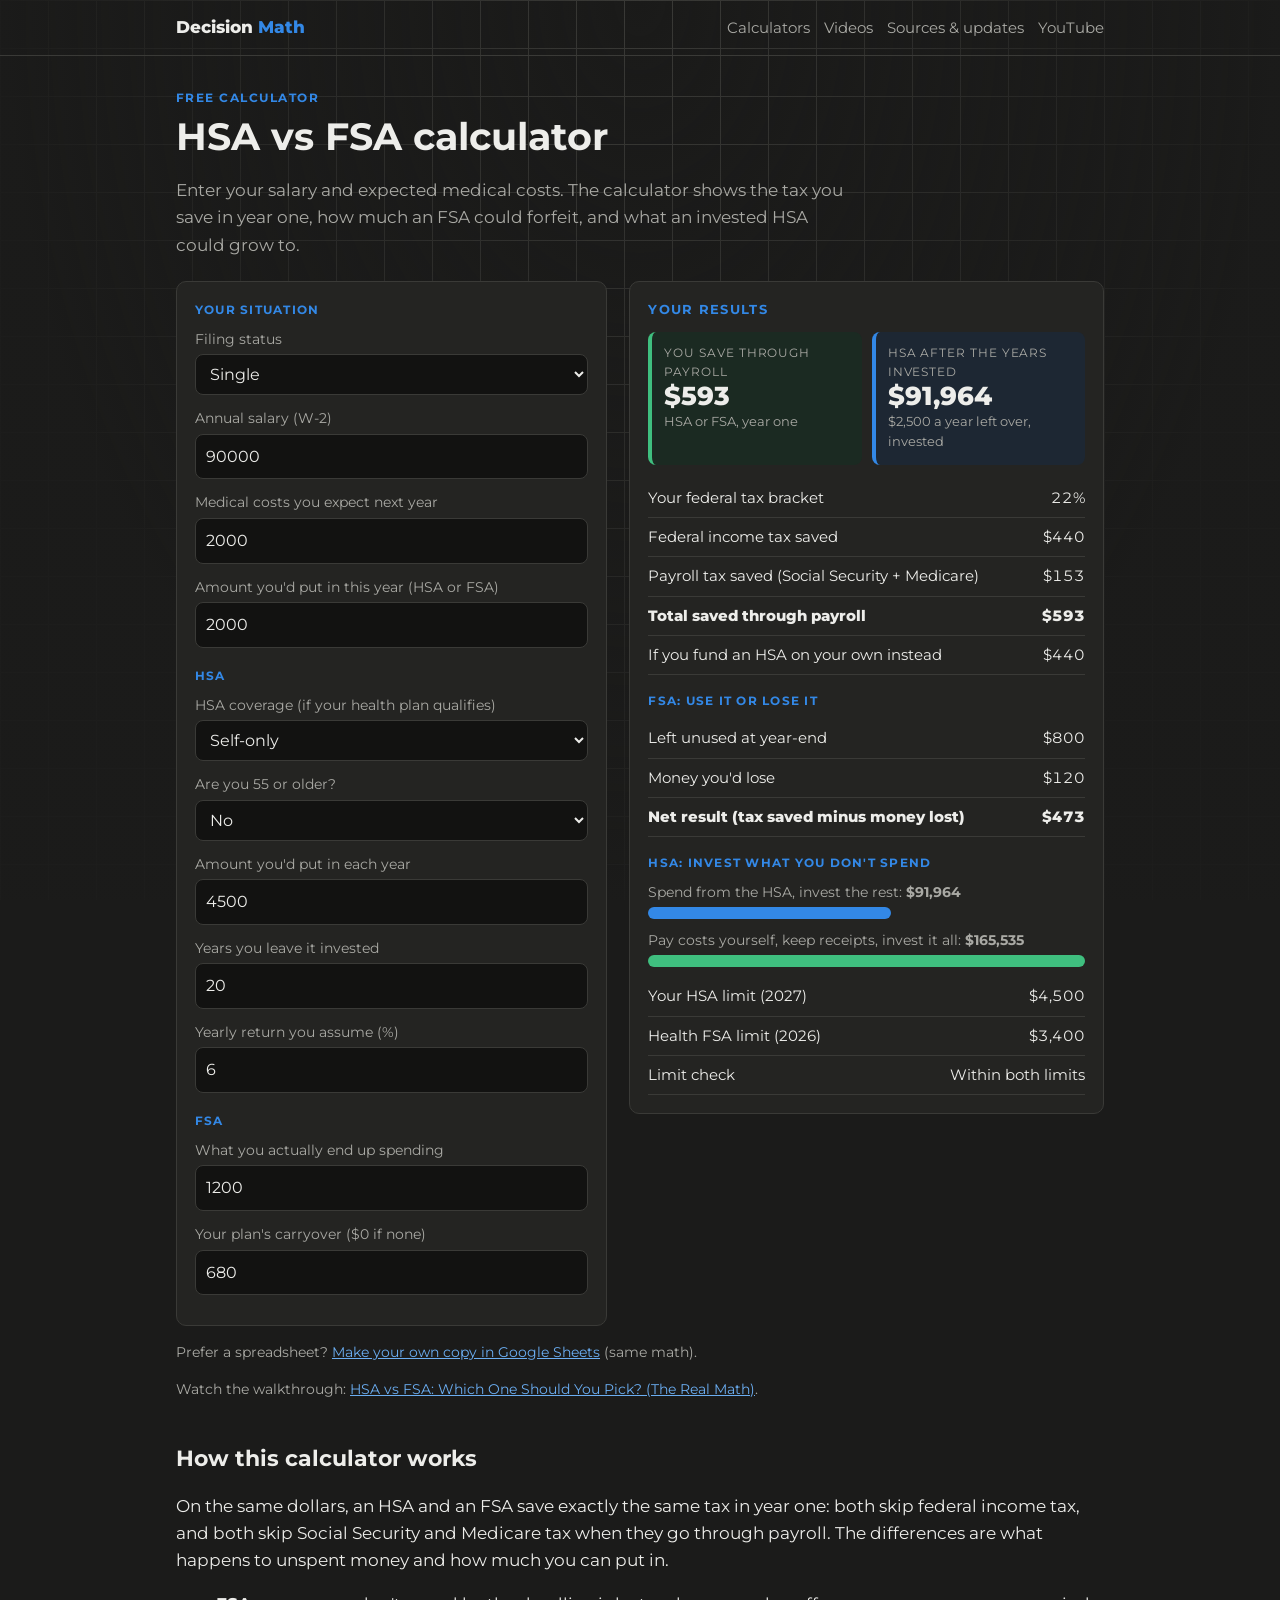
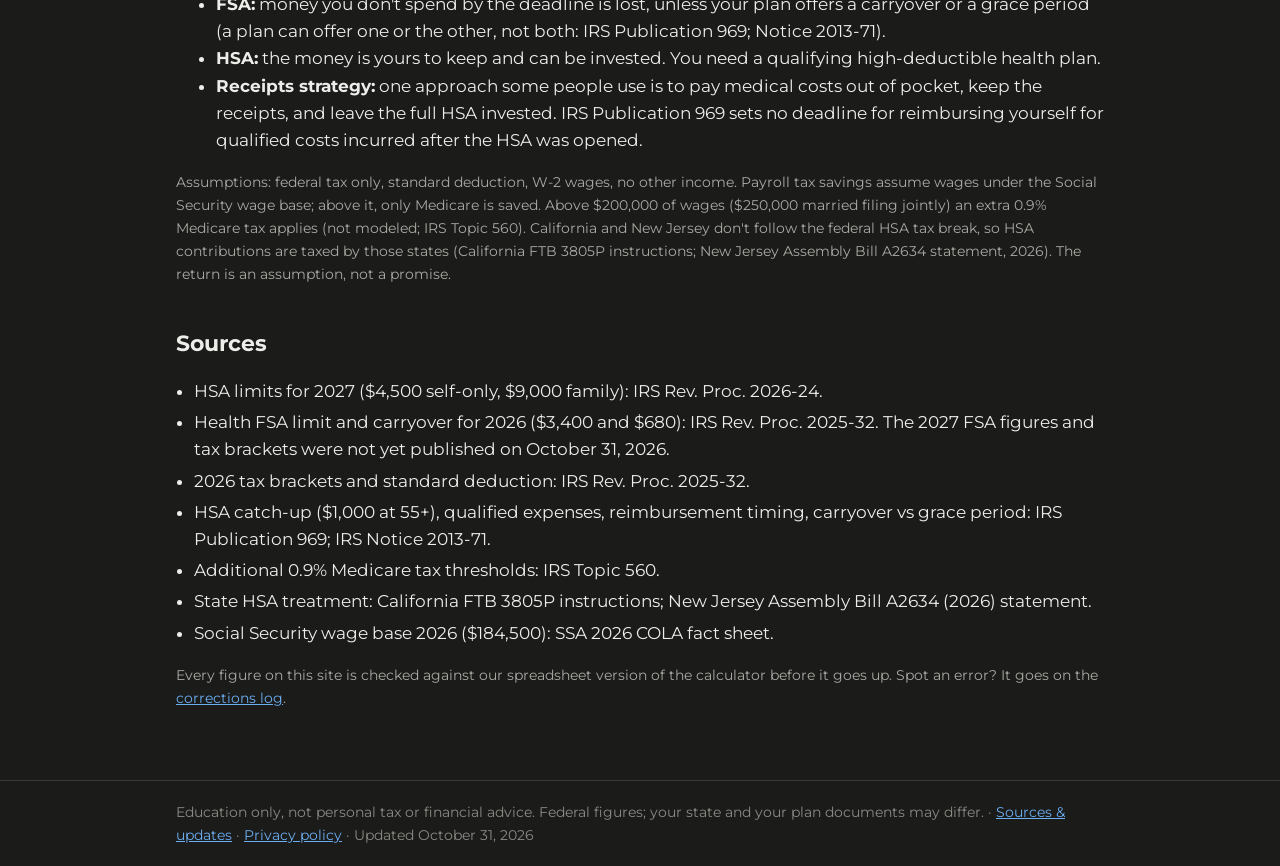
<file: calculators/hsa-vs-fsa.html>
<!doctype html>
<html lang="en">
<head>
<meta charset="utf-8">
<meta name="viewport" content="width=device-width, initial-scale=1">
<title>HSA vs FSA Calculator (2027 limits) | Decision Math</title>
<meta name="description" content="See how much tax an HSA or FSA saves you, what the FSA's use-it-or-lose-it rule could cost, and what an invested HSA could grow to. 2027 HSA limits, 2026 federal tax brackets.">
<link rel="canonical" href="https://decisionmathhq.github.io/calculators/hsa-vs-fsa.html">
<meta property="og:title" content="HSA vs FSA Calculator (2027 limits) | Decision Math">
<meta property="og:description" content="See how much tax an HSA or FSA saves you, what the FSA's use-it-or-lose-it rule could cost, and what an invested HSA could grow to. 2027 HSA limits, 2026 federal tax brackets.">
<meta property="og:type" content="website">
<meta property="og:url" content="https://decisionmathhq.github.io/calculators/hsa-vs-fsa.html">
<meta property="og:image" content="https://decisionmathhq.github.io/og-image.png">
<meta name="twitter:card" content="summary_large_image">
<link rel="icon" href="/favicon.ico">
<link rel="apple-touch-icon" href="/apple-touch-icon.png">
<link rel="preconnect" href="https://fonts.googleapis.com">
<link href="https://fonts.googleapis.com/css2?family=Montserrat:wght@400;600;800&display=swap" rel="stylesheet">
<link rel="stylesheet" href="../assets/site.css">
</head>
<body>
<header class="top"><div>
  <a class="brand" href="../index.html">Decision <span>Math</span></a>
  <nav><a href="../index.html#calculators">Calculators</a><a href="../index.html#videos">Videos</a><a href="../sources.html">Sources &amp; updates</a><a href="https://www.youtube.com/@decisionmathhq">YouTube</a></nav>
</div></header>
<main>
<p class="kicker">Free calculator</p>
<h1>HSA vs FSA calculator</h1>
<p class="lede">Enter your salary and expected medical costs. The calculator shows the tax you save in year one, how much an FSA could forfeit, and what an invested HSA could grow to.</p>
<div class="calc" style="margin-top:22px">
  <form class="panel" id="inputs" onsubmit="return false"></form>
  <section class="panel" aria-live="polite"><h3>Your results</h3><div id="results"></div></section>
</div>
<p class="note">Prefer a spreadsheet? <a href="https://docs.google.com/spreadsheets/d/150rJin0L-3QXdQKo2UnybrlO43rTgeh7x3YpiY687Fg/copy">Make your own copy in Google Sheets</a> (same math).</p><p class="note">Watch the walkthrough: <a href="../videos/hsa-vs-fsa.html">HSA vs FSA: Which One Should You Pick? (The Real Math)</a>.</p>
<h2>How this calculator works</h2>
<p>On the same dollars, an HSA and an FSA save exactly the same tax in year one: both skip federal income tax, and both skip Social Security and Medicare tax when they go through payroll. The differences are what happens to unspent money and how much you can put in.</p>
<ul><li><b>FSA:</b> money you don't spend by the deadline is lost, unless your plan offers a carryover or a grace period (a plan can offer one or the other, not both: IRS Publication 969; Notice 2013-71).</li>
<li><b>HSA:</b> the money is yours to keep and can be invested. You need a qualifying high-deductible health plan.</li>
<li><b>Receipts strategy:</b> one approach some people use is to pay medical costs out of pocket, keep the receipts, and leave the full HSA invested. IRS Publication 969 sets no deadline for reimbursing yourself for qualified costs incurred after the HSA was opened.</li></ul>
<p class="note">Assumptions: federal tax only, standard deduction, W-2 wages, no other income. Payroll tax savings assume wages under the Social Security wage base; above it, only Medicare is saved. Above $200,000 of wages ($250,000 married filing jointly) an extra 0.9% Medicare tax applies (not modeled; IRS Topic 560). California and New Jersey don't follow the federal HSA tax break, so HSA contributions are taxed by those states (California FTB 3805P instructions; New Jersey Assembly Bill A2634 statement, 2026). The return is an assumption, not a promise.</p>
<h2>Sources</h2>
<ul class="src"><li>HSA limits for 2027 ($4,500 self-only, $9,000 family): IRS Rev. Proc. 2026-24.</li><li>Health FSA limit and carryover for 2026 ($3,400 and $680): IRS Rev. Proc. 2025-32. The 2027 FSA figures and tax brackets were not yet published on October 31, 2026.</li><li>2026 tax brackets and standard deduction: IRS Rev. Proc. 2025-32.</li><li>HSA catch-up ($1,000 at 55+), qualified expenses, reimbursement timing, carryover vs grace period: IRS Publication 969; IRS Notice 2013-71.</li><li>Additional 0.9% Medicare tax thresholds: IRS Topic 560.</li><li>State HSA treatment: California FTB 3805P instructions; New Jersey Assembly Bill A2634 (2026) statement.</li><li>Social Security wage base 2026 ($184,500): SSA 2026 COLA fact sheet.</li></ul>
<p class="note">Every figure on this site is checked against our spreadsheet version of the calculator before it goes up. Spot an error? It goes on the <a href="../sources.html#corrections">corrections log</a>.</p>
</main>
<footer class="site"><div>
  Education only, not personal tax or financial advice. Federal figures; your state and your plan documents may differ.
  · <a href="../sources.html">Sources &amp; updates</a> · <a href="../privacy.html">Privacy policy</a> · Updated October 31, 2026
</div></footer>
<script src="../assets/dm.js"></script><script src="../assets/ui.js"></script>
<script>
const {$, pct, tile, rows, bars} = DMUI;
DMUI.mount({ fields: [{group:'Your situation'},
 {id:'status',label:'Filing status',options:[['single','Single'],['mfj','Married filing jointly']],value:'single'},
 {id:'salary',label:'Annual salary (W-2)',value:90000,step:500},
 {id:'expected',label:'Medical costs you expect next year',value:2000,step:50},
 {id:'amount',label:'Amount you\'d put in this year (HSA or FSA)',value:2000,step:50},
 {group:'HSA'},
 {id:'coverage',label:'HSA coverage (if your health plan qualifies)',options:[['self','Self-only'],['family','Family']],value:'self'},
 {id:'age55',label:'Are you 55 or older?',options:[['no','No'],['yes','Yes']],value:'no'},
 {id:'hsaYearly',label:'Amount you\'d put in each year',value:4500,step:100},
 {id:'years',label:'Years you leave it invested',value:20,step:1,int:true,max:60},
 {id:'ret',label:'Yearly return you assume (%)',value:0.06,pct:true,step:0.5,max:30},
 {group:'FSA'},
 {id:'fsaSpend',label:'What you actually end up spending',value:1200,step:50},
 {id:'carryover',label:'Your plan\'s carryover ($0 if none)',value:680,step:10}],
  compute: v => DM.hsaFsa({...v, age55: v.age55==='yes'}),
  render: r => '<div class="tiles">' + tile('You save through payroll', $(r.savedPayroll), 'HSA or FSA, year one', 'g')
  + tile('HSA after the years invested', $(r.hsaGrown), $(r.leftover) + ' a year left over, invested') + '</div>'
  + rows([['Your federal tax bracket', pct(r.bracket)], ['Federal income tax saved', $(r.fedSaved)], ['Payroll tax saved (Social Security + Medicare)', $(r.payrollSaved)],
          ['Total saved through payroll', $(r.savedPayroll), 1], ['If you fund an HSA on your own instead', $(r.savedOwn)]])
  + '<div class="group" style="margin-top:16px">FSA: use it or lose it</div>'
  + rows([['Left unused at year-end', $(r.unused)], ['Money you\'d lose', $(r.lost)], ['Net result (tax saved minus money lost)', $(r.fsaNet), 1]])
  + '<div class="group" style="margin-top:16px">HSA: invest what you don\'t spend</div>'
  + bars([['Spend from the HSA, invest the rest', r.hsaGrown], ['Pay costs yourself, keep receipts, invest it all', r.hsaReceipts, 'g']])
  + rows([['Your HSA limit (2027)', $(r.hsaLimit)], ['Health FSA limit (2026)', $(r.fsaLimit)], ['Limit check', r.limitCheck]])
  + (r.limitCheck !== 'Within both limits' ? '<div class="callout o">' + r.limitCheck + '. Lower the amount to stay within the IRS limit.</div>' : '') });
</script>
</body>
</html>
</file>
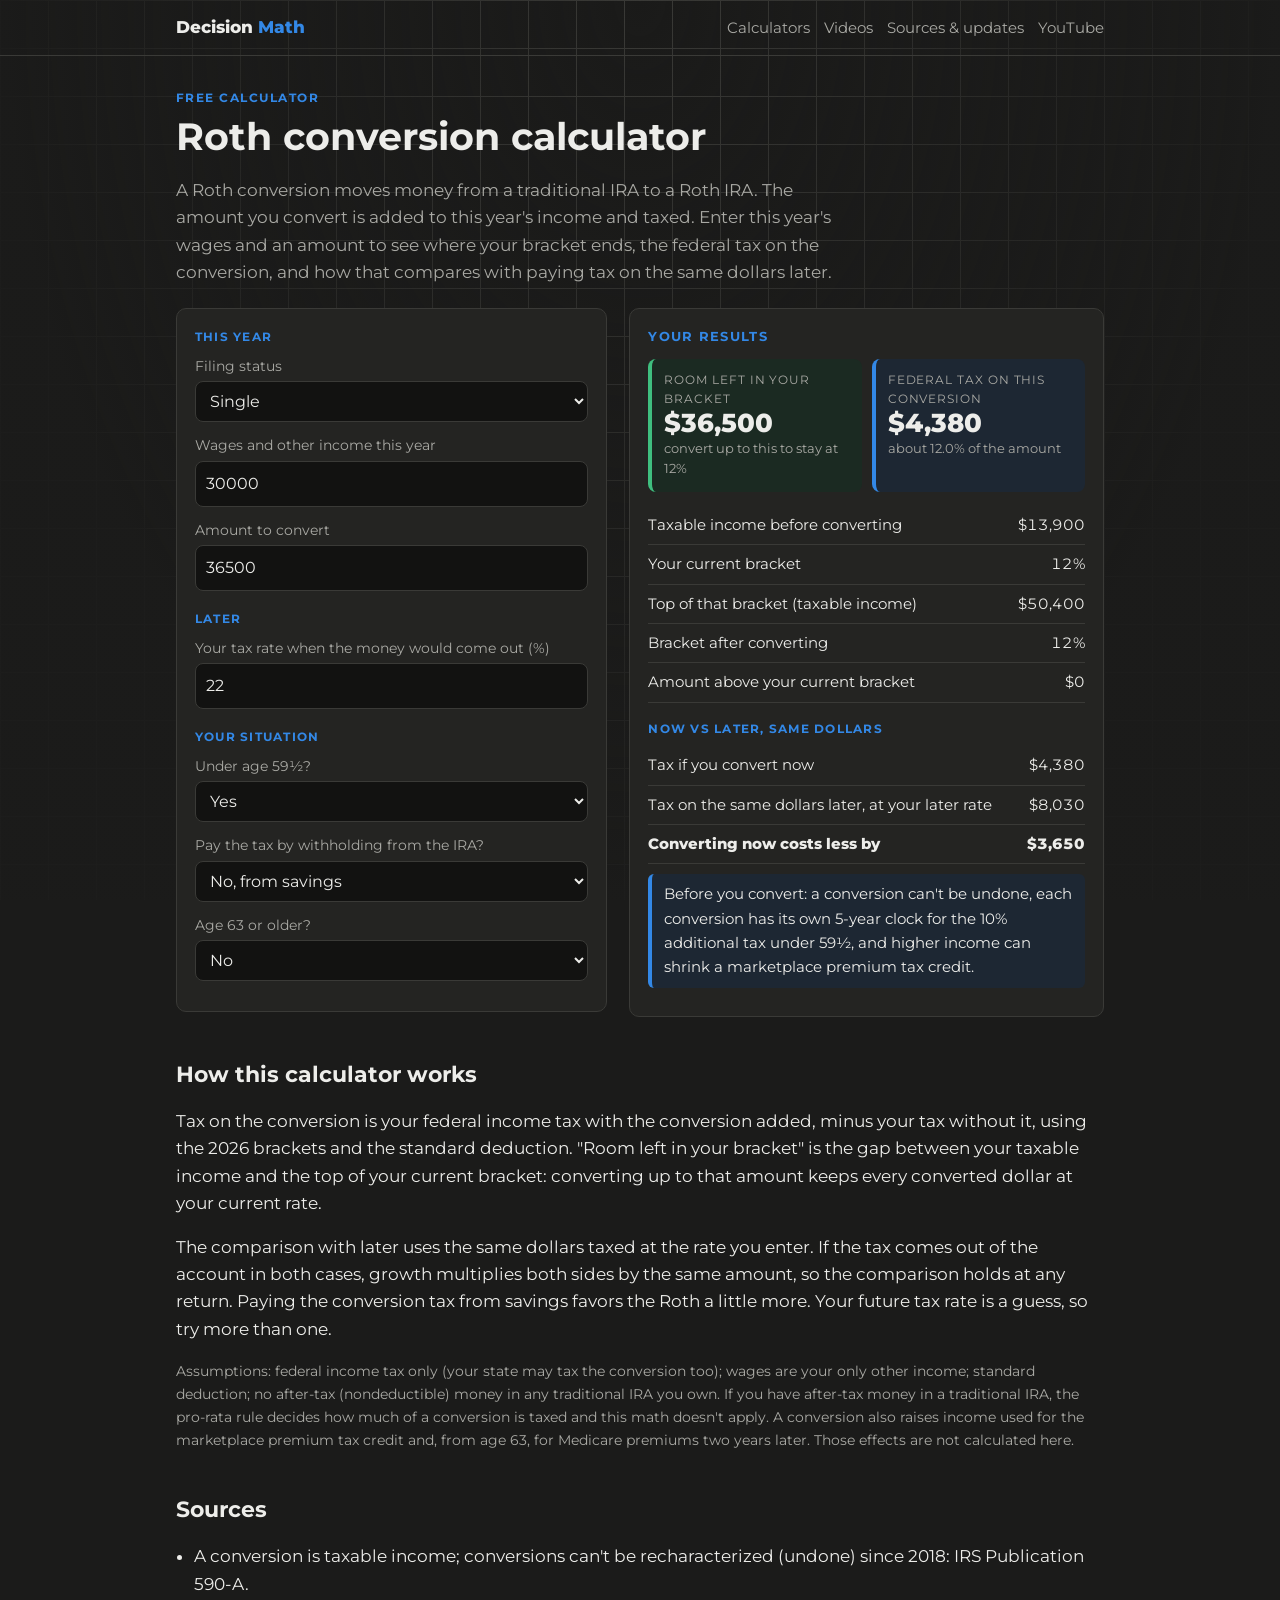
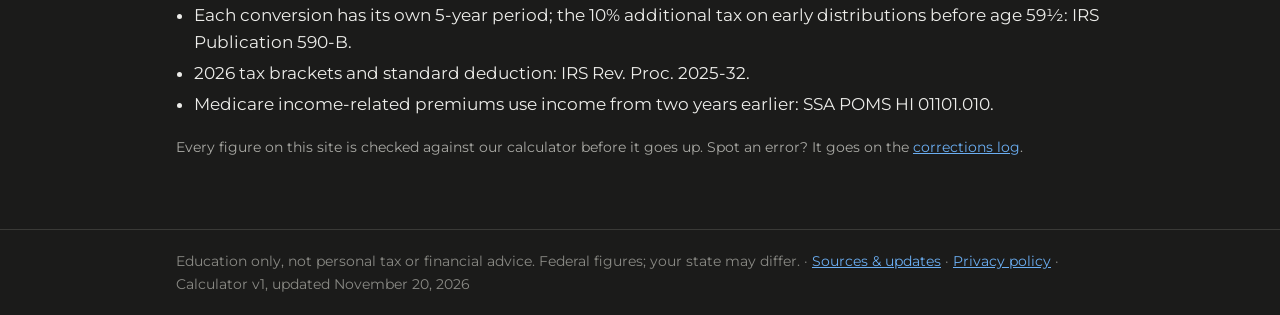
<file: calculators/roth-conversion.html>
<!doctype html>
<html lang="en">
<head>
<meta charset="utf-8">
<meta name="viewport" content="width=device-width, initial-scale=1">
<title>Roth Conversion Calculator (2026): How Much to Convert | Decision Math</title>
<meta name="description" content="Find how much you can convert to a Roth IRA before you leave your tax bracket, the federal tax on the conversion, and how it compares with paying tax later. 2026 brackets.">
<link rel="canonical" href="https://decisionmathhq.github.io/calculators/roth-conversion.html">
<meta property="og:title" content="Roth Conversion Calculator (2026): How Much to Convert | Decision Math">
<meta property="og:description" content="Find how much you can convert to a Roth IRA before you leave your tax bracket, the federal tax on the conversion, and how it compares with paying tax later. 2026 brackets.">
<meta property="og:type" content="website">
<meta property="og:url" content="https://decisionmathhq.github.io/calculators/roth-conversion.html">
<meta property="og:image" content="https://decisionmathhq.github.io/og-image.png">
<meta name="twitter:card" content="summary_large_image">
<link rel="icon" href="/favicon.ico">
<link rel="apple-touch-icon" href="/apple-touch-icon.png">
<link rel="preconnect" href="https://fonts.googleapis.com">
<link href="https://fonts.googleapis.com/css2?family=Montserrat:wght@400;600;800&display=swap" rel="stylesheet">
<link rel="stylesheet" href="../assets/site.css">
</head>
<body>
<header class="top"><div>
  <a class="brand" href="../index.html">Decision <span>Math</span></a>
  <nav><a href="../index.html#calculators">Calculators</a><a href="../index.html#videos">Videos</a><a href="../sources.html">Sources &amp; updates</a><a href="https://www.youtube.com/@decisionmathhq">YouTube</a></nav>
</div></header>
<main>
<p class="kicker">Free calculator</p>
<h1>Roth conversion calculator</h1>
<p class="lede">A Roth conversion moves money from a traditional IRA to a Roth IRA. The amount you convert is added to this year's income and taxed. Enter this year's wages and an amount to see where your bracket ends, the federal tax on the conversion, and how that compares with paying tax on the same dollars later.</p>
<div class="calc" style="margin-top:22px">
  <form class="panel" id="inputs" onsubmit="return false"></form>
  <section class="panel" aria-live="polite"><h3>Your results</h3><div id="results"></div></section>
</div>

<h2>How this calculator works</h2>
<p>Tax on the conversion is your federal income tax with the conversion added, minus your tax without it, using the 2026 brackets and the standard deduction. "Room left in your bracket" is the gap between your taxable income and the top of your current bracket: converting up to that amount keeps every converted dollar at your current rate.</p>
<p>The comparison with later uses the same dollars taxed at the rate you enter. If the tax comes out of the account in both cases, growth multiplies both sides by the same amount, so the comparison holds at any return. Paying the conversion tax from savings favors the Roth a little more. Your future tax rate is a guess, so try more than one.</p>
<p class="note">Assumptions: federal income tax only (your state may tax the conversion too); wages are your only other income; standard deduction; no after-tax (nondeductible) money in any traditional IRA you own. If you have after-tax money in a traditional IRA, the pro-rata rule decides how much of a conversion is taxed and this math doesn't apply. A conversion also raises income used for the marketplace premium tax credit and, from age 63, for Medicare premiums two years later. Those effects are not calculated here.</p>
<h2>Sources</h2>
<ul class="src"><li>A conversion is taxable income; conversions can't be recharacterized (undone) since 2018: IRS Publication 590-A.</li><li>Each conversion has its own 5-year period; the 10% additional tax on early distributions before age 59&frac12;: IRS Publication 590-B.</li><li>2026 tax brackets and standard deduction: IRS Rev. Proc. 2025-32.</li><li>Medicare income-related premiums use income from two years earlier: SSA POMS HI 01101.010.</li></ul>
<p class="note">Every figure on this site is checked against our calculator before it goes up. Spot an error? It goes on the <a href="../sources.html#corrections">corrections log</a>.</p>
</main>
<footer class="site"><div>
  Education only, not personal tax or financial advice. Federal figures; your state may differ.
  · <a href="../sources.html">Sources &amp; updates</a> · <a href="../privacy.html">Privacy policy</a> · Calculator v1, updated November 20, 2026
</div></footer>
<script src="../assets/dm.js"></script><script src="../assets/ui.js"></script>
<script>
const {$, pct, tile, rows, bars} = DMUI;
const fmtTop = x => x === Infinity ? 'no upper limit' : $(x);
DMUI.mount({ fields: [{group:'This year'},
 {id:'status',label:'Filing status',options:[['single','Single'],['mfj','Married filing jointly']],value:'single'},
 {id:'wages',label:'Wages and other income this year',value:30000,step:500},
 {id:'conv',label:'Amount to convert',value:36500,step:500},
 {group:'Later'},
 {id:'laterRate',label:'Your tax rate when the money would come out (%)',value:0.22,pct:true,step:1,max:37},
 {group:'Your situation'},
 {id:'under59',label:'Under age 59½?',options:[['yes','Yes'],['no','No']],value:'yes'},
 {id:'fromIra',label:'Pay the tax by withholding from the IRA?',options:[['no','No, from savings'],['yes','Yes, withhold from the IRA']],value:'no'},
 {id:'age63',label:'Age 63 or older?',options:[['no','No'],['yes','Yes']],value:'no'}],
  compute: v => DM.rothConv({...v, under59: v.under59==='yes', fromIra: v.fromIra==='yes', age63: v.age63==='yes'}),
  render: r => '<div class="tiles">' + tile('Room left in your bracket', $(r.room), 'convert up to this to stay at ' + pct(r.bracket), 'g')
  + tile('Federal tax on this conversion', $(r.taxNow), 'about ' + pct(r.avgRate, 1) + ' of the amount', r.overRoom > 0 ? 'o' : '') + '</div>'
  + rows([['Taxable income before converting', $(r.taxable)], ['Your current bracket', pct(r.bracket)], ['Top of that bracket (taxable income)', fmtTop(r.bracketTop)],
          ['Bracket after converting', pct(r.marginalAfter)], ['Amount above your current bracket', $(r.overRoom)]])
  + '<div class="group" style="margin-top:16px">Now vs later, same dollars</div>'
  + rows([['Tax if you convert now', $(r.taxNow)], ['Tax on the same dollars later, at your later rate', $(r.taxLater)],
          [r.saved >= 0 ? 'Converting now costs less by' : 'Converting now costs more by', $(Math.abs(r.saved)), 1]])
  + (r.overRoom > 0 ? '<div class="callout o">Part of this conversion lands in a higher bracket. To keep it all at ' + pct(r.bracket) + ', convert no more than ' + $(r.room) + '.</div>' : '')
  + (r.withheldPenalty > 0 ? '<div class="callout o">Under 59½, tax withheld from the IRA doesn\'t reach the Roth and counts as an early distribution. The 10% additional tax on it could be about ' + $(r.withheldPenalty) + '. Paying from savings avoids this.</div>' : '')
  + '<div class="callout">Before you convert: a conversion can\'t be undone, each conversion has its own 5-year clock for the 10% additional tax under 59½, and higher income can shrink a marketplace premium tax credit.'
  + (r.age63 ? ' At 63 or older, it can also raise your Medicare premiums two years later.' : '') + '</div>' });
</script>
</body>
</html>
</file>
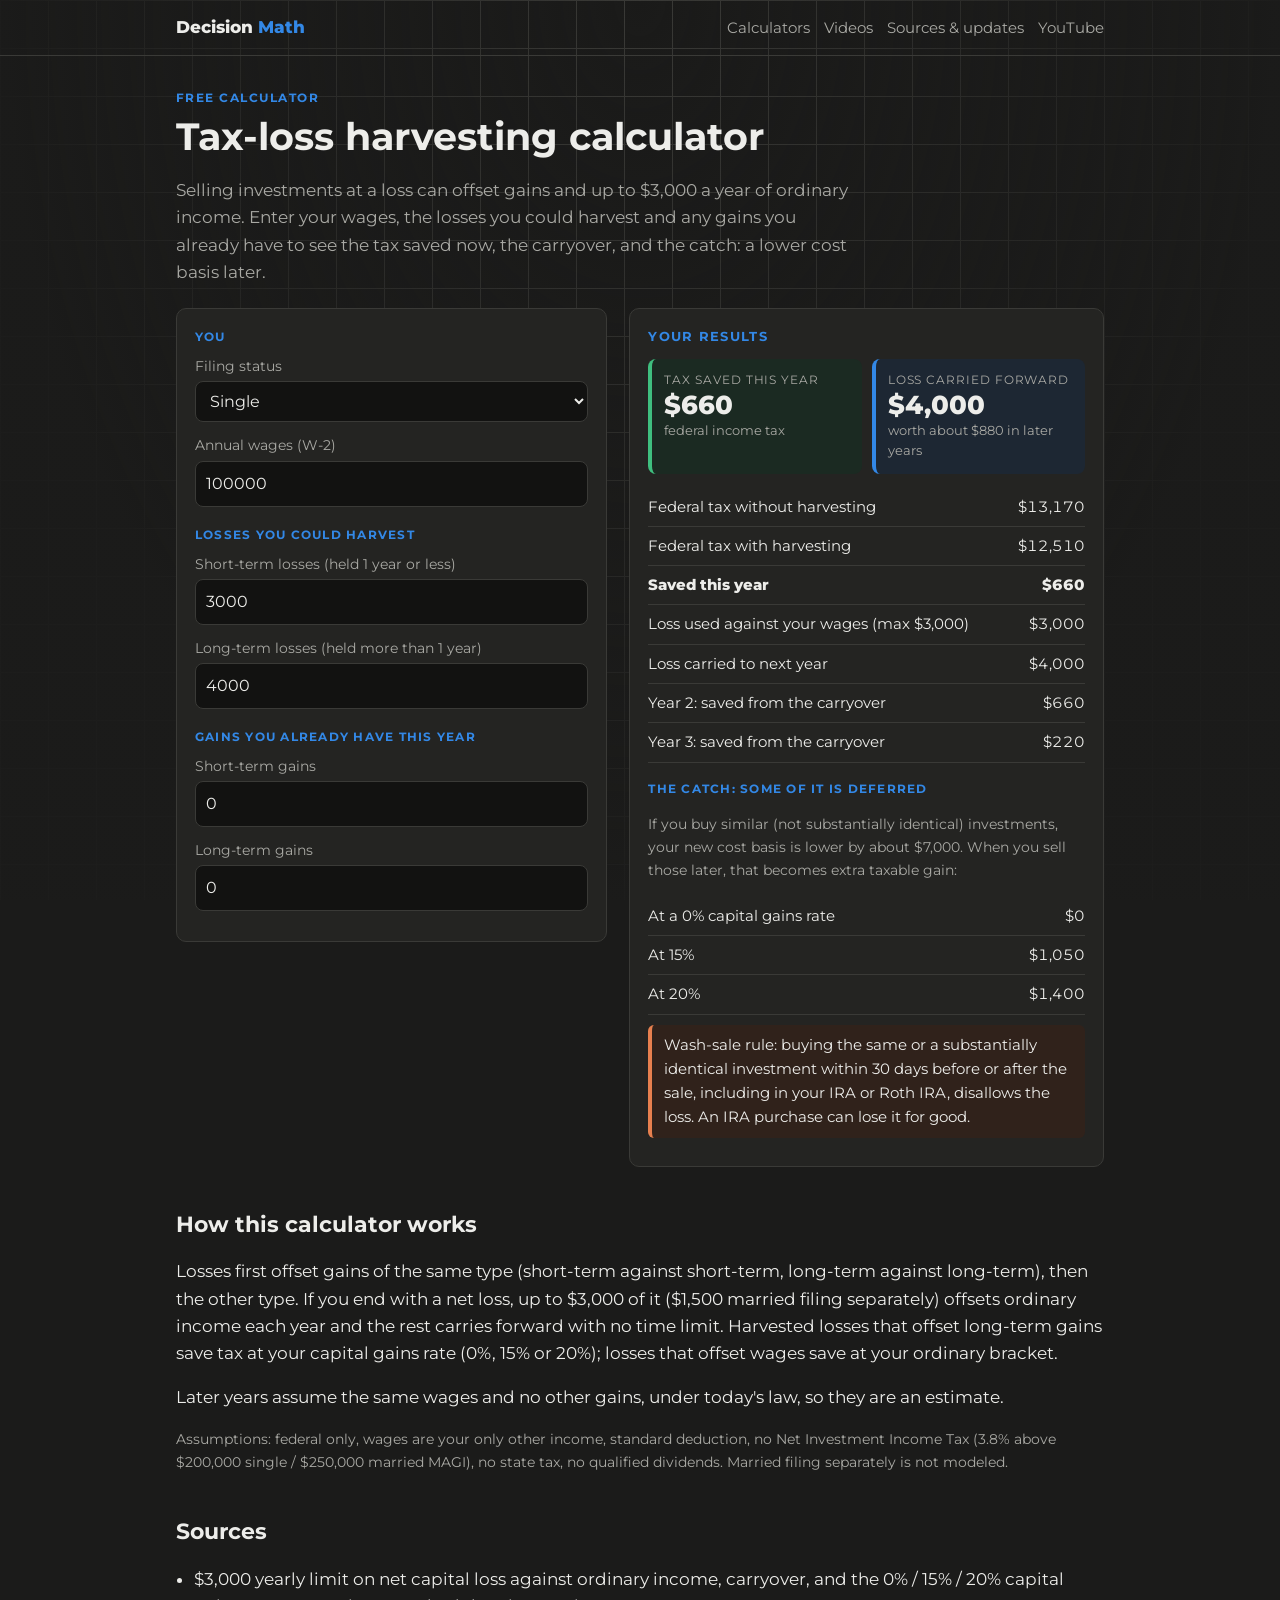
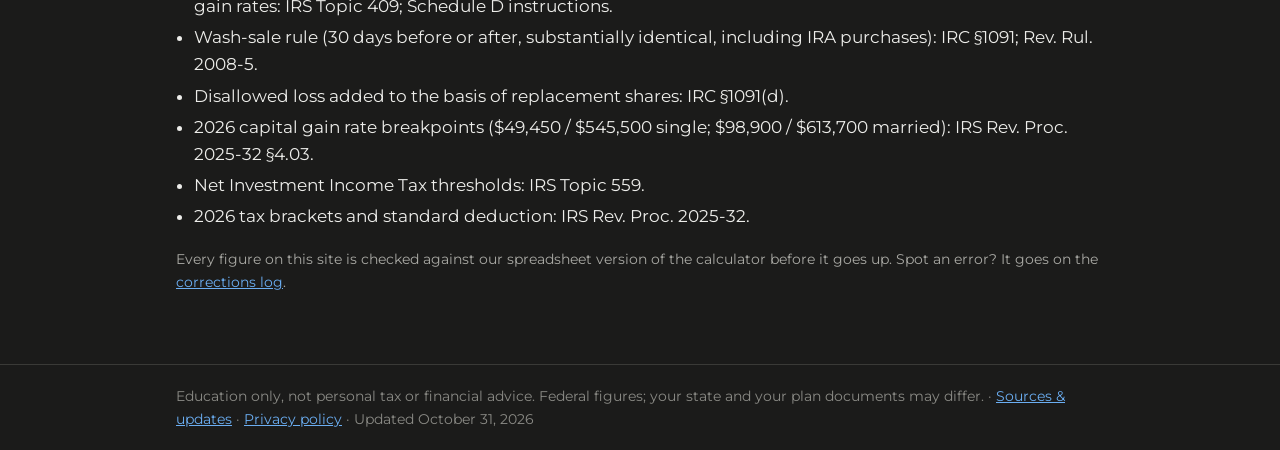
<file: calculators/tax-loss-harvesting.html>
<!doctype html>
<html lang="en">
<head>
<meta charset="utf-8">
<meta name="viewport" content="width=device-width, initial-scale=1">
<title>Tax-Loss Harvesting Calculator (2026) | Decision Math</title>
<meta name="description" content="Estimate how much federal tax tax-loss harvesting saves this year, how much loss carries forward, and how much tax it may only defer. 2026 brackets and capital gain rates.">
<link rel="canonical" href="https://decisionmathhq.github.io/calculators/tax-loss-harvesting.html">
<meta property="og:title" content="Tax-Loss Harvesting Calculator (2026) | Decision Math">
<meta property="og:description" content="Estimate how much federal tax tax-loss harvesting saves this year, how much loss carries forward, and how much tax it may only defer. 2026 brackets and capital gain rates.">
<meta property="og:type" content="website">
<meta property="og:url" content="https://decisionmathhq.github.io/calculators/tax-loss-harvesting.html">
<meta property="og:image" content="https://decisionmathhq.github.io/og-image.png">
<meta name="twitter:card" content="summary_large_image">
<link rel="icon" href="/favicon.ico">
<link rel="apple-touch-icon" href="/apple-touch-icon.png">
<link rel="preconnect" href="https://fonts.googleapis.com">
<link href="https://fonts.googleapis.com/css2?family=Montserrat:wght@400;600;800&display=swap" rel="stylesheet">
<link rel="stylesheet" href="../assets/site.css">
</head>
<body>
<header class="top"><div>
  <a class="brand" href="../index.html">Decision <span>Math</span></a>
  <nav><a href="../index.html#calculators">Calculators</a><a href="../index.html#videos">Videos</a><a href="../sources.html">Sources &amp; updates</a><a href="https://www.youtube.com/@decisionmathhq">YouTube</a></nav>
</div></header>
<main>
<p class="kicker">Free calculator</p>
<h1>Tax-loss harvesting calculator</h1>
<p class="lede">Selling investments at a loss can offset gains and up to $3,000 a year of ordinary income. Enter your wages, the losses you could harvest and any gains you already have to see the tax saved now, the carryover, and the catch: a lower cost basis later.</p>
<div class="calc" style="margin-top:22px">
  <form class="panel" id="inputs" onsubmit="return false"></form>
  <section class="panel" aria-live="polite"><h3>Your results</h3><div id="results"></div></section>
</div>

<h2>How this calculator works</h2>
<p>Losses first offset gains of the same type (short-term against short-term, long-term against long-term), then the other type. If you end with a net loss, up to $3,000 of it ($1,500 married filing separately) offsets ordinary income each year and the rest carries forward with no time limit. Harvested losses that offset long-term gains save tax at your capital gains rate (0%, 15% or 20%); losses that offset wages save at your ordinary bracket.</p>
<p>Later years assume the same wages and no other gains, under today's law, so they are an estimate.</p>
<p class="note">Assumptions: federal only, wages are your only other income, standard deduction, no Net Investment Income Tax (3.8% above $200,000 single / $250,000 married MAGI), no state tax, no qualified dividends. Married filing separately is not modeled.</p>
<h2>Sources</h2>
<ul class="src"><li>$3,000 yearly limit on net capital loss against ordinary income, carryover, and the 0% / 15% / 20% capital gain rates: IRS Topic 409; Schedule D instructions.</li><li>Wash-sale rule (30 days before or after, substantially identical, including IRA purchases): IRC §1091; Rev. Rul. 2008-5.</li><li>Disallowed loss added to the basis of replacement shares: IRC §1091(d).</li><li>2026 capital gain rate breakpoints ($49,450 / $545,500 single; $98,900 / $613,700 married): IRS Rev. Proc. 2025-32 §4.03.</li><li>Net Investment Income Tax thresholds: IRS Topic 559.</li><li>2026 tax brackets and standard deduction: IRS Rev. Proc. 2025-32.</li></ul>
<p class="note">Every figure on this site is checked against our spreadsheet version of the calculator before it goes up. Spot an error? It goes on the <a href="../sources.html#corrections">corrections log</a>.</p>
</main>
<footer class="site"><div>
  Education only, not personal tax or financial advice. Federal figures; your state and your plan documents may differ.
  · <a href="../sources.html">Sources &amp; updates</a> · <a href="../privacy.html">Privacy policy</a> · Updated October 31, 2026
</div></footer>
<script src="../assets/dm.js"></script><script src="../assets/ui.js"></script>
<script>
const {$, pct, tile, rows, bars} = DMUI;
DMUI.mount({ fields: [{group:'You'},
 {id:'status',label:'Filing status',options:[['single','Single'],['mfj','Married filing jointly']],value:'single'},
 {id:'wages',label:'Annual wages (W-2)',value:100000,step:500},
 {group:'Losses you could harvest'},
 {id:'lossSt',label:'Short-term losses (held 1 year or less)',value:3000,step:100},
 {id:'lossLt',label:'Long-term losses (held more than 1 year)',value:4000,step:100},
 {group:'Gains you already have this year'},
 {id:'otherSt',label:'Short-term gains',value:0,step:100},
 {id:'otherLt',label:'Long-term gains',value:0,step:100}],
  compute: v => DM.tlh(v),
  render: r => '<div class="tiles">' + tile('Tax saved this year', $(r.saved), 'federal income tax', 'g')
  + tile('Loss carried forward', $(r.carry), r.carry > 0 ? 'worth about ' + $(r.laterSaved) + ' in later years' : 'all used this year') + '</div>'
  + rows([['Federal tax without harvesting', $(r.taxWithout)], ['Federal tax with harvesting', $(r.taxWith)], ['Saved this year', $(r.saved), 1],
          ['Loss used against your wages (max $3,000)', $(r.deducted)], ['Loss carried to next year', $(r.carry)]]
     .concat(r.years.slice(0, 5).map((y, n) => ['Year ' + (n + 2) + ': saved from the carryover', $(y)])))
  + '<div class="group" style="margin-top:16px">The catch: some of it is deferred</div>'
  + '<p class="note">If you buy similar (not substantially identical) investments, your new cost basis is lower by about ' + $(r.harvested) + '. When you sell those later, that becomes extra taxable gain:</p>'
  + rows([['At a 0% capital gains rate', $(r.futureTax[0])], ['At 15%', $(r.futureTax[1])], ['At 20%', $(r.futureTax[2])]])
  + '<div class="callout o">Wash-sale rule: buying the same or a substantially identical investment within 30 days before or after the sale, including in your IRA or Roth IRA, disallows the loss. An IRA purchase can lose it for good.</div>' });
</script>
</body>
</html>
</file>
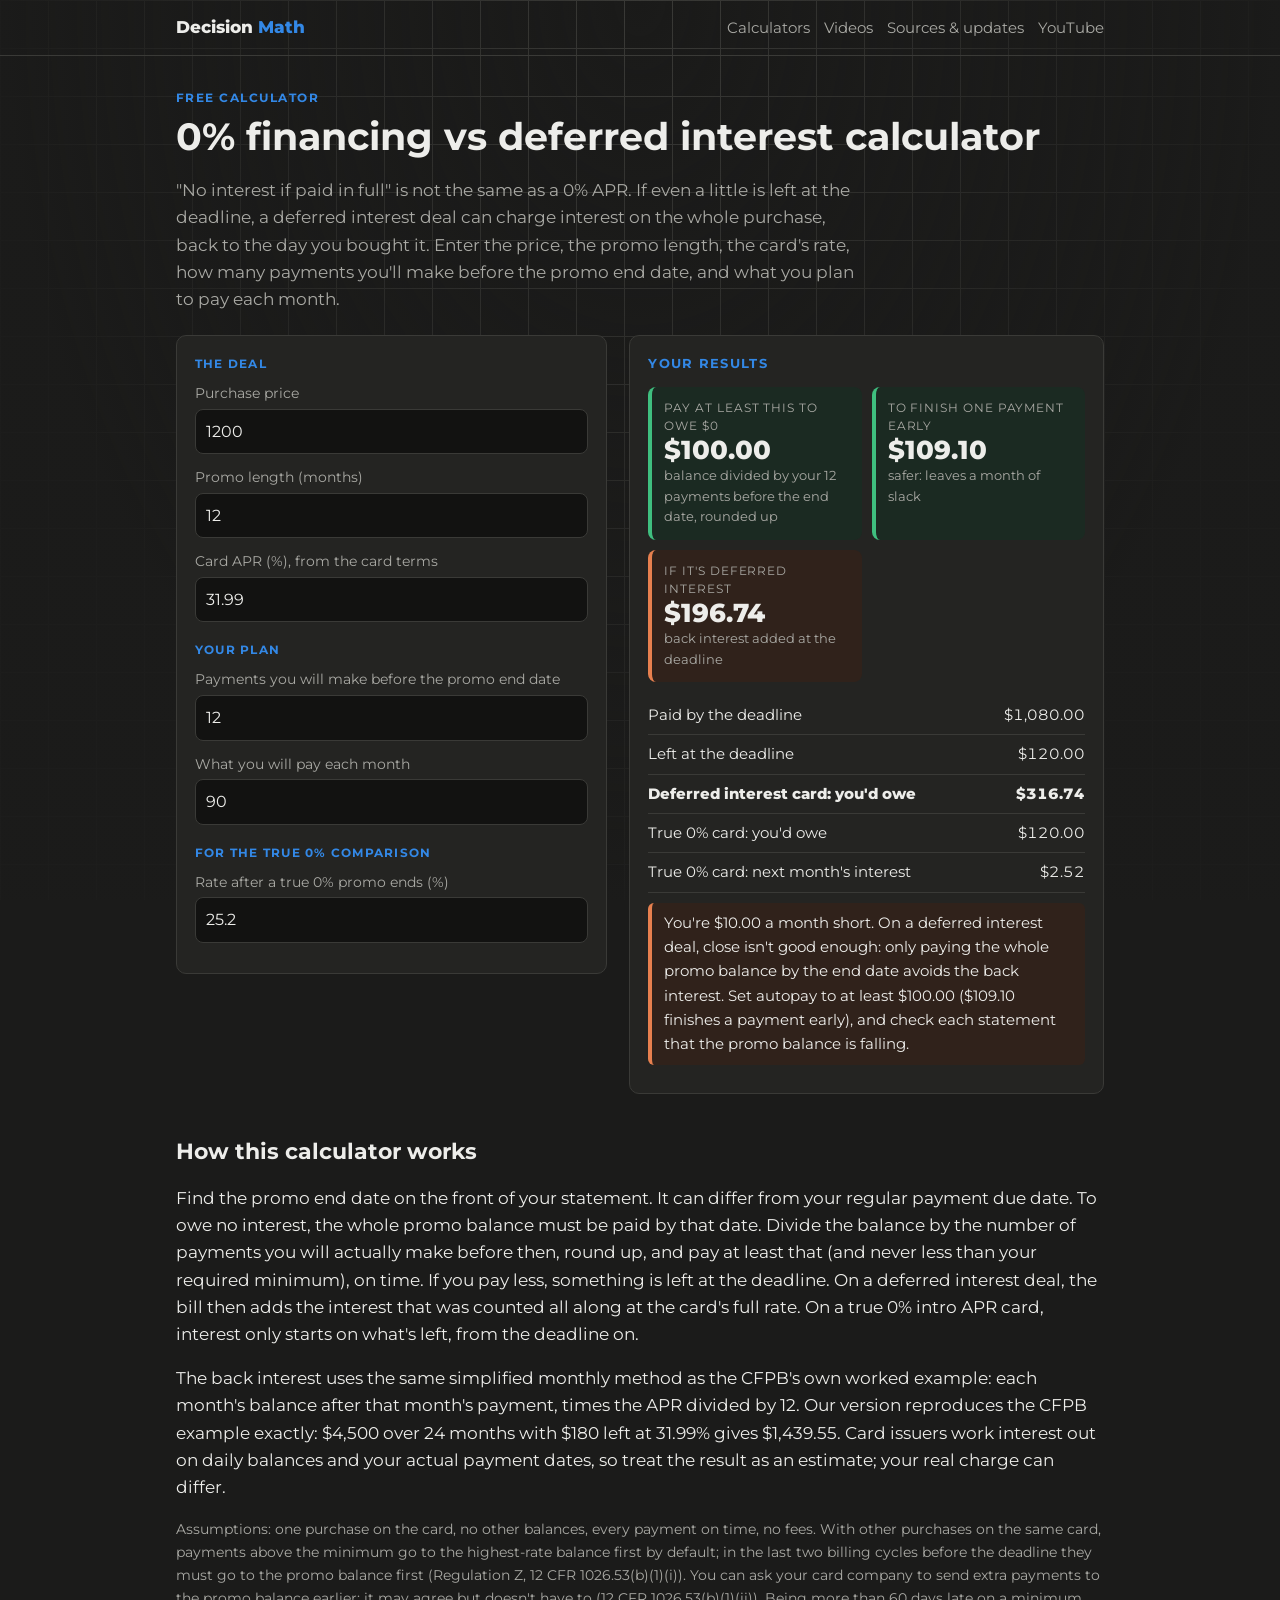
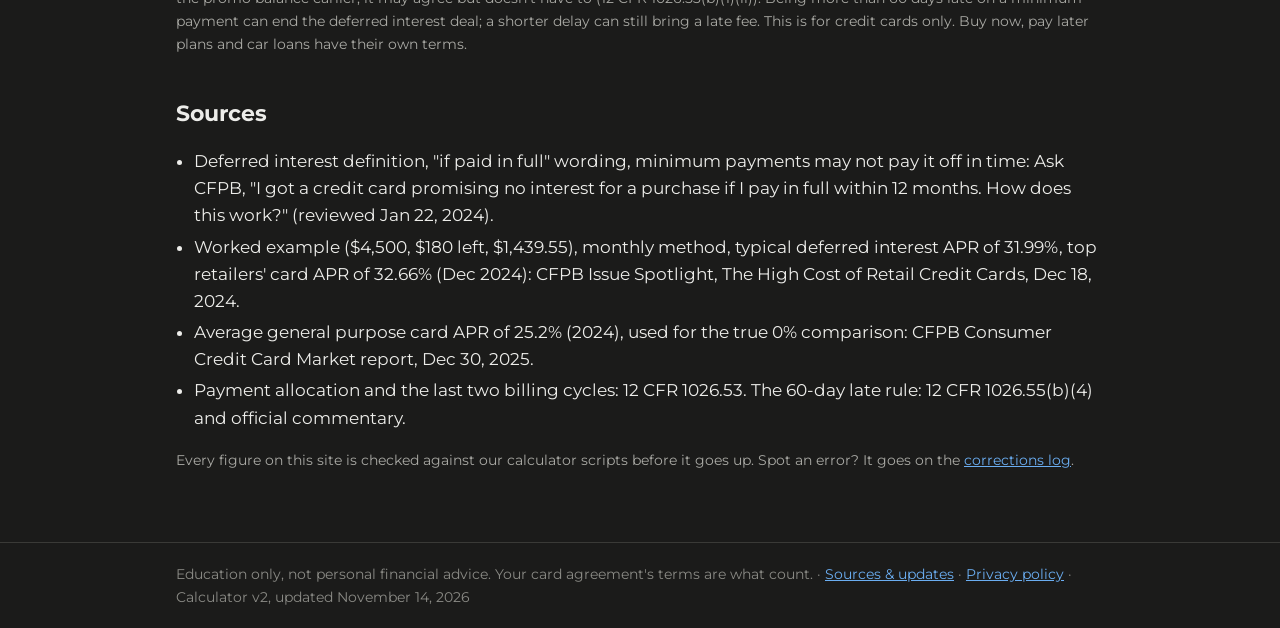
<file: calculators/zero-percent-financing.html>
<!doctype html>
<html lang="en">
<head>
<meta charset="utf-8">
<meta name="viewport" content="width=device-width, initial-scale=1">
<title>0% Financing vs Deferred Interest Calculator | Decision Math</title>
<meta name="description" content="See the monthly payment that keeps a "no interest if paid in full" deal at zero, and what back-dated deferred interest would cost if you fall short.">
<link rel="canonical" href="https://decisionmathhq.github.io/calculators/zero-percent-financing.html">
<meta property="og:title" content="0% Financing vs Deferred Interest Calculator | Decision Math">
<meta property="og:description" content="See the monthly payment that keeps a "no interest if paid in full" deal at zero, and what back-dated deferred interest would cost if you fall short.">
<meta property="og:type" content="website">
<meta property="og:url" content="https://decisionmathhq.github.io/calculators/zero-percent-financing.html">
<meta property="og:image" content="https://decisionmathhq.github.io/og-image.png">
<meta name="twitter:card" content="summary_large_image">
<link rel="icon" href="/favicon.ico">
<link rel="apple-touch-icon" href="/apple-touch-icon.png">
<link rel="preconnect" href="https://fonts.googleapis.com">
<link href="https://fonts.googleapis.com/css2?family=Montserrat:wght@400;600;800&display=swap" rel="stylesheet">
<link rel="stylesheet" href="../assets/site.css">
</head>
<body>
<header class="top"><div>
  <a class="brand" href="../index.html">Decision <span>Math</span></a>
  <nav><a href="../index.html#calculators">Calculators</a><a href="../index.html#videos">Videos</a><a href="../sources.html">Sources &amp; updates</a><a href="https://www.youtube.com/@decisionmathhq">YouTube</a></nav>
</div></header>
<main>
<p class="kicker">Free calculator</p>
<h1>0% financing vs deferred interest calculator</h1>
<p class="lede">"No interest if paid in full" is not the same as a 0% APR. If even a little is left at the deadline, a deferred interest deal can charge interest on the whole purchase, back to the day you bought it. Enter the price, the promo length, the card's rate, how many payments you'll make before the promo end date, and what you plan to pay each month.</p>
<div class="calc" style="margin-top:22px">
  <form class="panel" id="inputs" onsubmit="return false"></form>
  <section class="panel" aria-live="polite"><h3>Your results</h3><div id="results"></div></section>
</div>

<h2>How this calculator works</h2>
<p>Find the promo end date on the front of your statement. It can differ from your regular payment due date. To owe no interest, the whole promo balance must be paid by that date. Divide the balance by the number of payments you will actually make before then, round up, and pay at least that (and never less than your required minimum), on time. If you pay less, something is left at the deadline. On a deferred interest deal, the bill then adds the interest that was counted all along at the card's full rate. On a true 0% intro APR card, interest only starts on what's left, from the deadline on.</p>
<p>The back interest uses the same simplified monthly method as the CFPB's own worked example: each month's balance after that month's payment, times the APR divided by 12. Our version reproduces the CFPB example exactly: $4,500 over 24 months with $180 left at 31.99% gives $1,439.55. Card issuers work interest out on daily balances and your actual payment dates, so treat the result as an estimate; your real charge can differ.</p>
<p class="note">Assumptions: one purchase on the card, no other balances, every payment on time, no fees. With other purchases on the same card, payments above the minimum go to the highest-rate balance first by default; in the last two billing cycles before the deadline they must go to the promo balance first (Regulation Z, 12 CFR 1026.53(b)(1)(i)). You can ask your card company to send extra payments to the promo balance earlier; it may agree but doesn't have to (12 CFR 1026.53(b)(1)(ii)). Being more than 60 days late on a minimum payment can end the deferred interest deal; a shorter delay can still bring a late fee. This is for credit cards only. Buy now, pay later plans and car loans have their own terms.</p>
<h2>Sources</h2>
<ul class="src"><li>Deferred interest definition, "if paid in full" wording, minimum payments may not pay it off in time: Ask CFPB, "I got a credit card promising no interest for a purchase if I pay in full within 12 months. How does this work?" (reviewed Jan 22, 2024).</li><li>Worked example ($4,500, $180 left, $1,439.55), monthly method, typical deferred interest APR of 31.99%, top retailers' card APR of 32.66% (Dec 2024): CFPB Issue Spotlight, The High Cost of Retail Credit Cards, Dec 18, 2024.</li><li>Average general purpose card APR of 25.2% (2024), used for the true 0% comparison: CFPB Consumer Credit Card Market report, Dec 30, 2025.</li><li>Payment allocation and the last two billing cycles: 12 CFR 1026.53. The 60-day late rule: 12 CFR 1026.55(b)(4) and official commentary.</li></ul>
<p class="note">Every figure on this site is checked against our calculator scripts before it goes up. Spot an error? It goes on the <a href="../sources.html#corrections">corrections log</a>.</p>
</main>
<footer class="site"><div>
  Education only, not personal financial advice. Your card agreement's terms are what count.
  · <a href="../sources.html">Sources &amp; updates</a> · <a href="../privacy.html">Privacy policy</a> · Calculator v2, updated November 14, 2026
</div></footer>
<script src="../assets/dm.js"></script><script src="../assets/ui.js"></script>
<script>
const {$, tile, rows} = DMUI;
const c = n => '$' + n.toLocaleString('en-US', {minimumFractionDigits: 2, maximumFractionDigits: 2});
DMUI.mount({ fields: [{group:'The deal'},
 {id:'price',label:'Purchase price',value:1200,step:10},
 {id:'months',label:'Promo length (months)',value:12,step:1,int:true,min:1,max:60},
 {id:'apr',label:'Card APR (%), from the card terms',value:0.3199,step:0.01,pct:true,max:100},
 {group:'Your plan'},
 {id:'payments',label:'Payments you will make before the promo end date',value:12,step:1,int:true,min:1,max:60},
 {id:'pay',label:'What you will pay each month',value:90,step:5},
 {group:'For the true 0% comparison'},
 {id:'gpApr',label:'Rate after a true 0% promo ends (%)',value:0.252,step:0.1,pct:true,max:100}],
  compute: v => DM.zeroFin(v),
  render: r => '<div class="tiles">' + tile('Pay at least this to owe $0', c(r.payoff), 'balance divided by your ' + r.payments + ' payments before the end date, rounded up', 'g') + tile('To finish one payment early', c(r.early), 'safer: leaves a month of slack', 'g')
  + tile('If it\'s deferred interest', r.left > 0 ? c(r.backInterest) : '$0.00', r.left > 0 ? 'back interest added at the deadline' : 'paid in full on time: no interest', r.left > 0 ? 'o' : 'g') + '</div>'
  + rows([['Paid by the deadline', c(r.paid)], ['Left at the deadline', c(r.left)],
          ['Deferred interest card: you\'d owe', c(r.owedDeferred), 1],
          ['True 0% card: you\'d owe', c(r.left)], ['True 0% card: next month\'s interest', c(r.trueZeroNext)]])
  + (r.short > 0 ? '<div class="callout o">You\'re ' + c(r.short) + ' a month short. On a deferred interest deal, close isn\'t good enough: only paying the whole promo balance by the end date avoids the back interest. Set autopay to at least ' + c(r.payoff) + ' (' + c(r.early) + ' finishes a payment early), and check each statement that the promo balance is falling.</div>'
                 : '<div class="callout">On track, if every payment arrives on time. Keep other purchases off this card, never pay less than the required minimum, and check each statement that the promo balance is falling.</div>') });
</script>
</body>
</html>
</file>
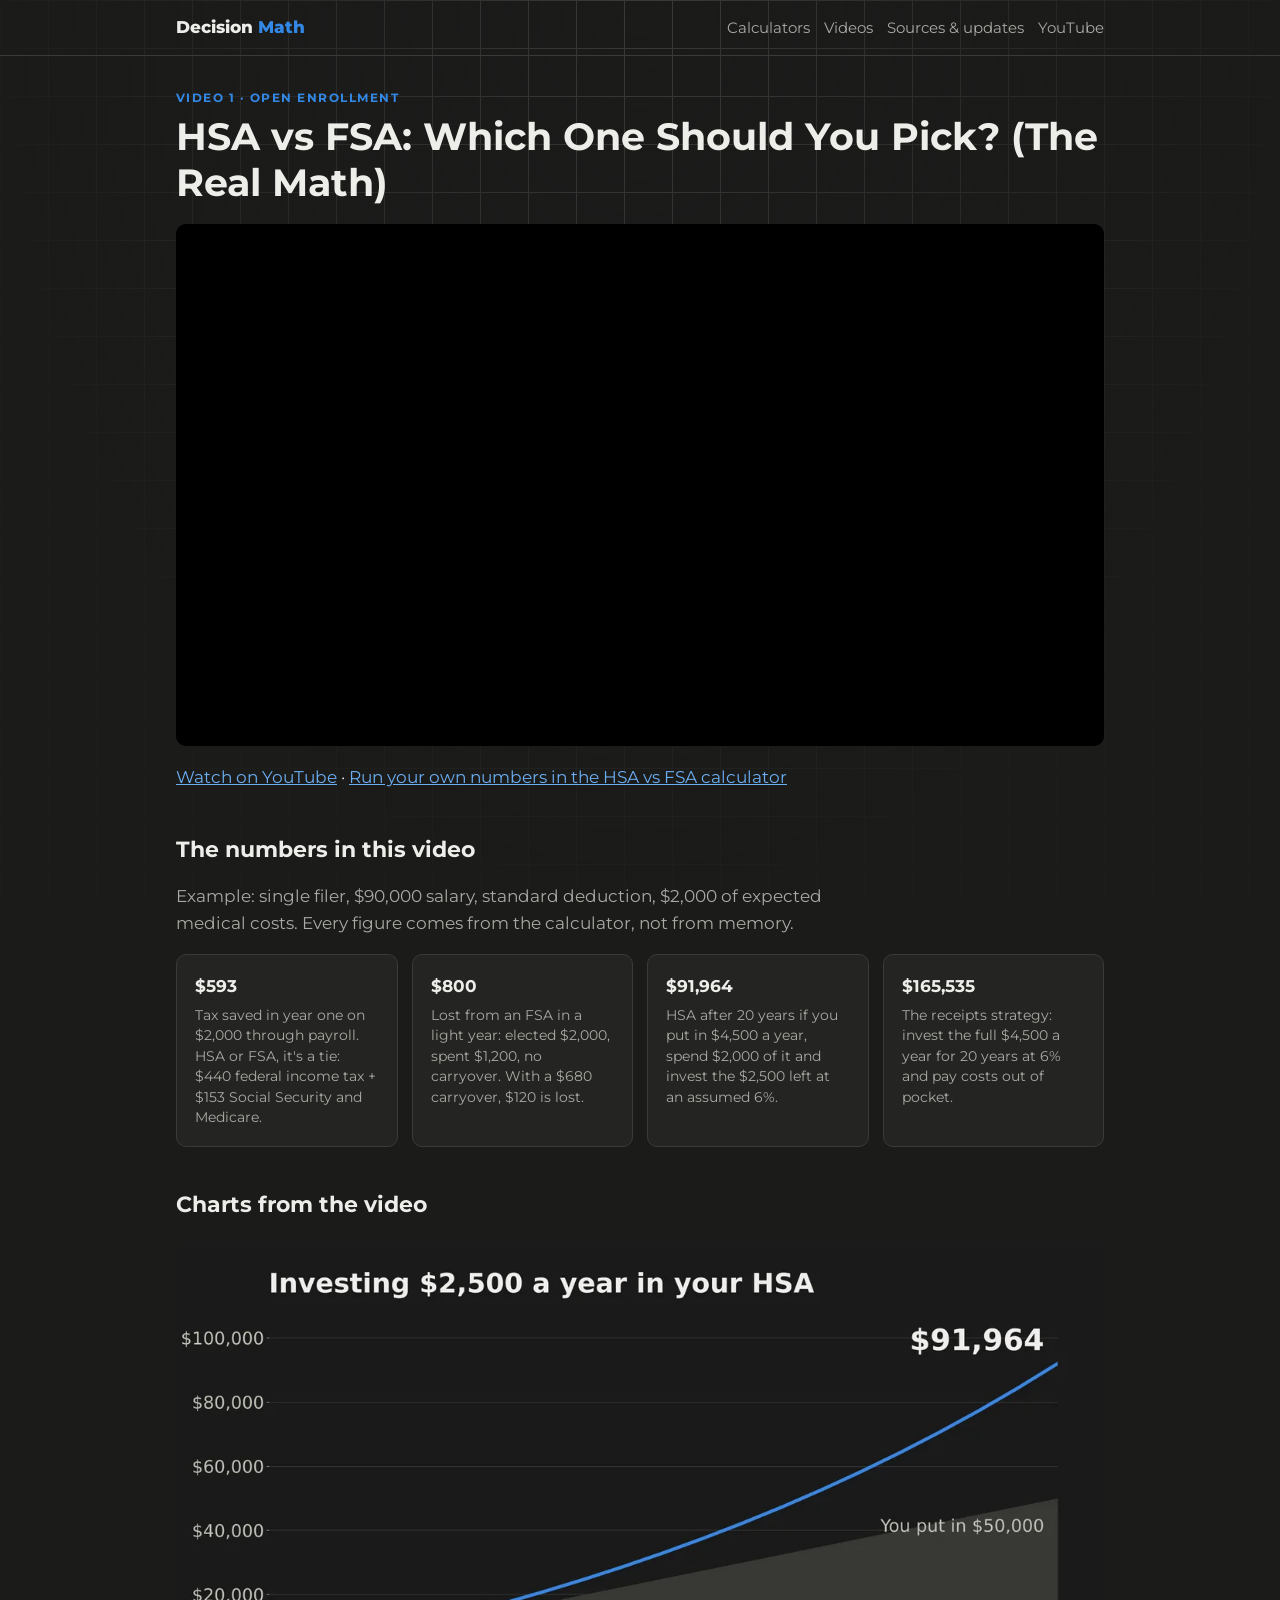
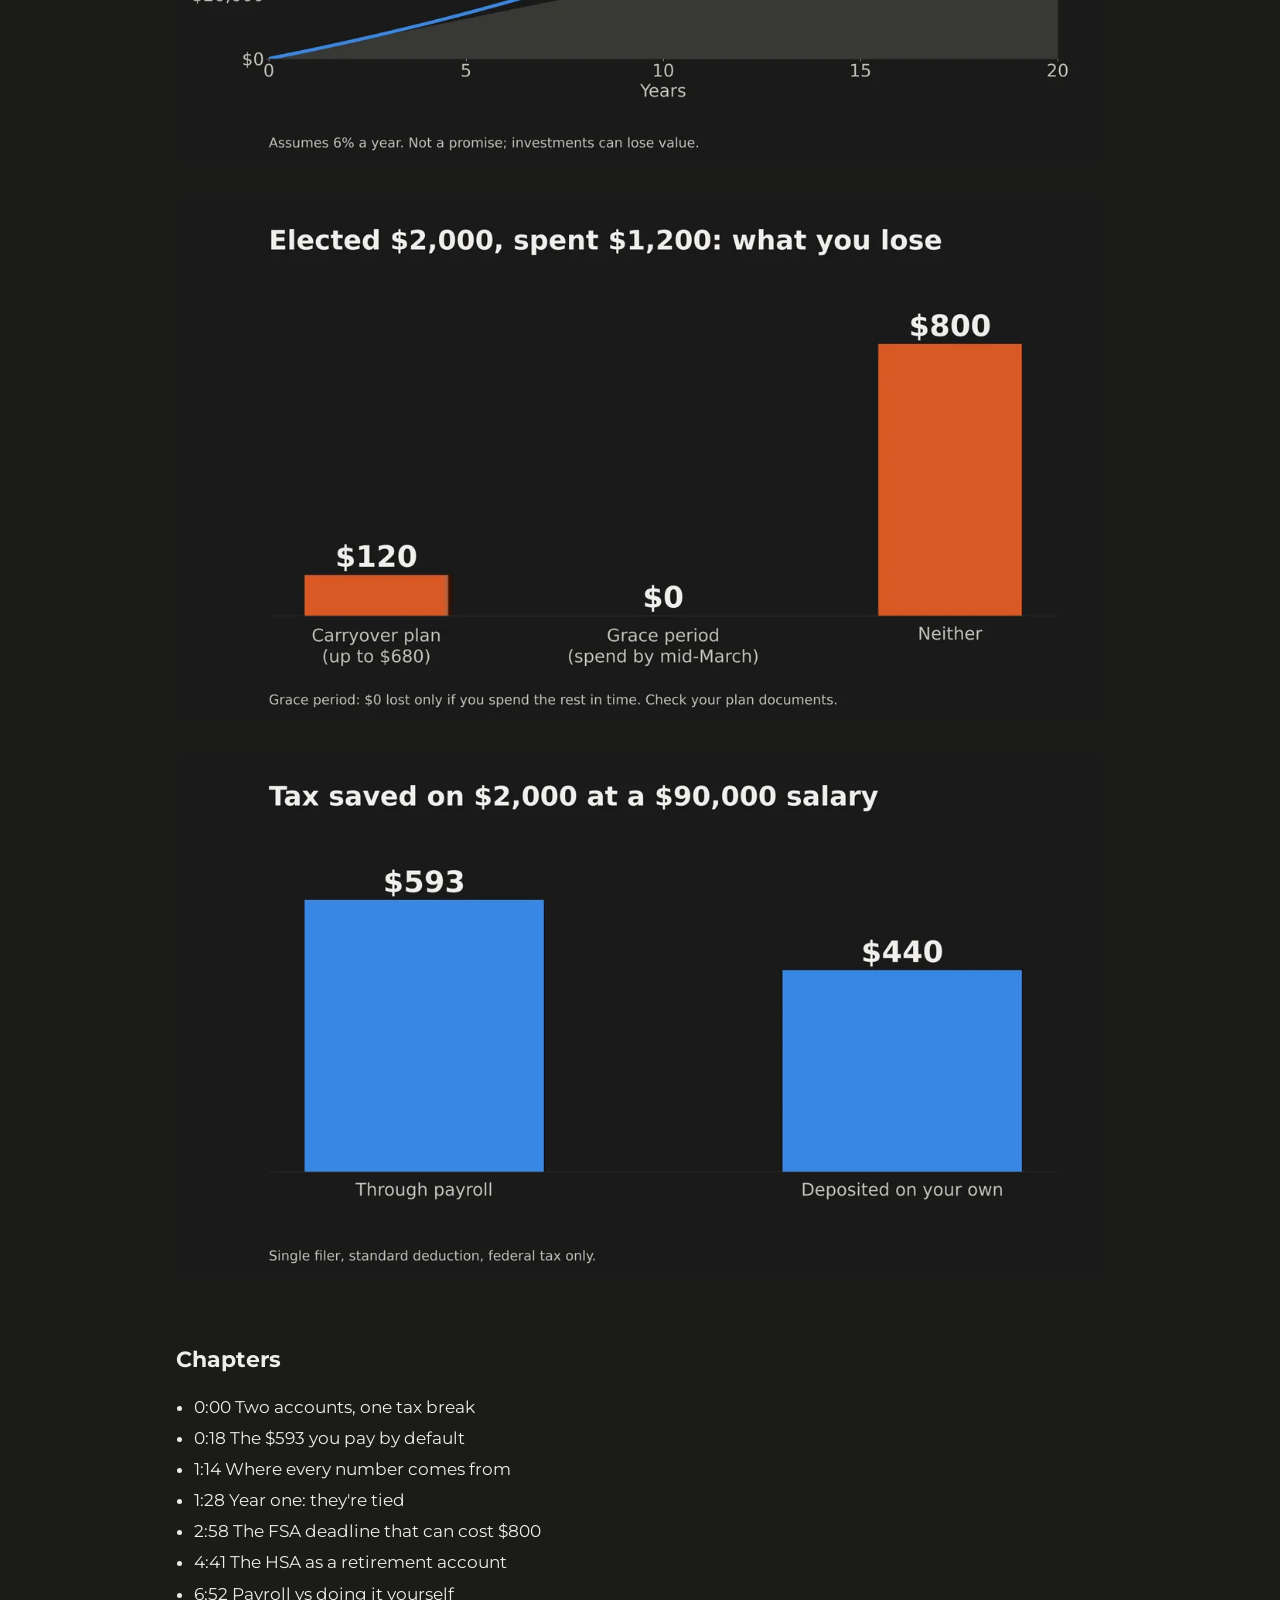
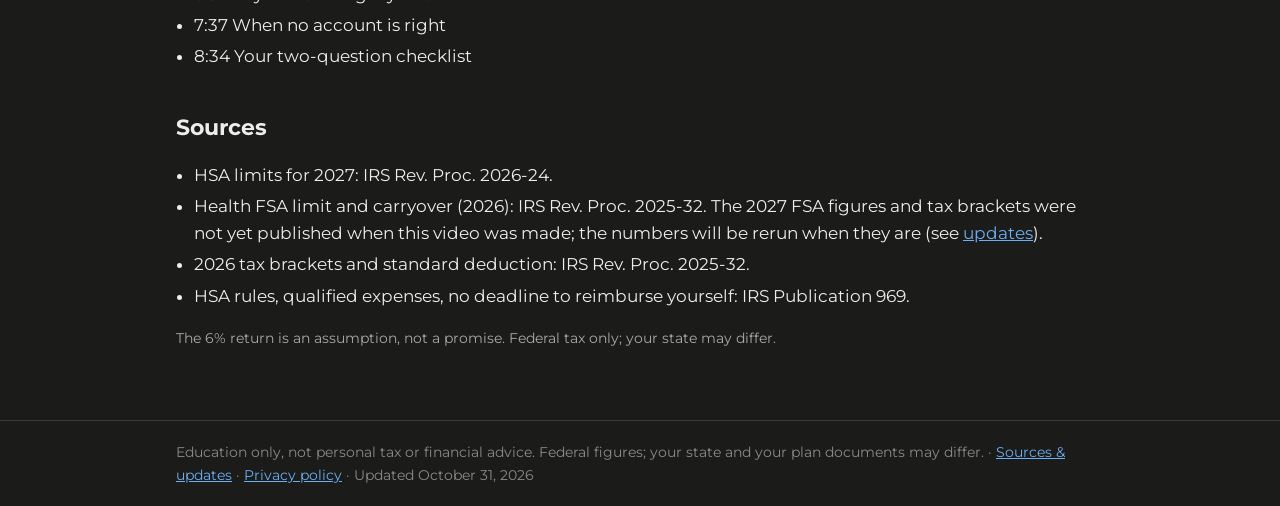
<file: videos/hsa-vs-fsa.html>
<!doctype html>
<html lang="en">
<head>
<meta charset="utf-8">
<meta name="viewport" content="width=device-width, initial-scale=1">
<title>HSA vs FSA: Which One Should You Pick? (The Real Math) | Decision Math</title>
<meta name="description" content="Video notes for HSA vs FSA: the year-one tax tie, the FSA deadline that can cost $800, the HSA as a retirement account, chapters and every source.">
<link rel="canonical" href="https://decisionmathhq.github.io/videos/hsa-vs-fsa.html">
<meta property="og:title" content="HSA vs FSA: Which One Should You Pick? (The Real Math) | Decision Math">
<meta property="og:description" content="Video notes for HSA vs FSA: the year-one tax tie, the FSA deadline that can cost $800, the HSA as a retirement account, chapters and every source.">
<meta property="og:type" content="website">
<meta property="og:url" content="https://decisionmathhq.github.io/videos/hsa-vs-fsa.html">
<meta property="og:image" content="https://decisionmathhq.github.io/og-image.png">
<meta name="twitter:card" content="summary_large_image">
<link rel="icon" href="/favicon.ico">
<link rel="apple-touch-icon" href="/apple-touch-icon.png">
<link rel="preconnect" href="https://fonts.googleapis.com">
<link href="https://fonts.googleapis.com/css2?family=Montserrat:wght@400;600;800&display=swap" rel="stylesheet">
<link rel="stylesheet" href="../assets/site.css">
</head>
<body>
<header class="top"><div>
  <a class="brand" href="../index.html">Decision <span>Math</span></a>
  <nav><a href="../index.html#calculators">Calculators</a><a href="../index.html#videos">Videos</a><a href="../sources.html">Sources &amp; updates</a><a href="https://www.youtube.com/@decisionmathhq">YouTube</a></nav>
</div></header>
<main>
<p class="kicker">Video 1 · Open enrollment</p>
<h1>HSA vs FSA: Which One Should You Pick? (The Real Math)</h1>
<div class="video" style="margin:18px 0"><iframe src="https://www.youtube-nocookie.com/embed/ClmW-gehvNo" title="HSA vs FSA: Which One Should You Pick?" loading="lazy" allow="encrypted-media; picture-in-picture" allowfullscreen></iframe></div>
<p><a href="https://www.youtube.com/watch?v=ClmW-gehvNo">Watch on YouTube</a> · <a href="../calculators/hsa-vs-fsa.html">Run your own numbers in the HSA vs FSA calculator</a></p>
<h2>The numbers in this video</h2>
<p class="lede">Example: single filer, $90,000 salary, standard deduction, $2,000 of expected medical costs. Every figure comes from the calculator, not from memory.</p>
<div class="cards">
 <div class="card"><b>$593</b><small>Tax saved in year one on $2,000 through payroll. HSA or FSA, it's a tie: $440 federal income tax + $153 Social Security and Medicare.</small></div>
 <div class="card"><b>$800</b><small>Lost from an FSA in a light year: elected $2,000, spent $1,200, no carryover. With a $680 carryover, $120 is lost.</small></div>
 <div class="card"><b>$91,964</b><small>HSA after 20 years if you put in $4,500 a year, spend $2,000 of it and invest the $2,500 left at an assumed 6%.</small></div>
 <div class="card"><b>$165,535</b><small>The receipts strategy: invest the full $4,500 a year for 20 years at 6% and pay costs out of pocket.</small></div>
</div>
<h2>Charts from the video</h2><picture><source srcset="../assets/img/01_hsa_growth.webp" type="image/webp"><img src="../assets/img/01_hsa_growth.png" alt="Chart: HSA balance growing over 20 years in the example" loading="lazy" style="width:100%;height:auto;border-radius:10px;margin:8px 0 18px"></picture><picture><source srcset="../assets/img/02_fsa_light_year.webp" type="image/webp"><img src="../assets/img/02_fsa_light_year.png" alt="Chart: FSA money lost in a light year with a carryover, a grace period, or neither" loading="lazy" style="width:100%;height:auto;border-radius:10px;margin:8px 0 18px"></picture><picture><source srcset="../assets/img/03_payroll_vs_own.webp" type="image/webp"><img src="../assets/img/03_payroll_vs_own.png" alt="Chart: tax saved through payroll versus funding an HSA on your own" loading="lazy" style="width:100%;height:auto;border-radius:10px;margin:8px 0 18px"></picture>
<h2>Chapters</h2>
<ul class="src"><li>0:00 Two accounts, one tax break</li><li>0:18 The $593 you pay by default</li><li>1:14 Where every number comes from</li><li>1:28 Year one: they're tied</li><li>2:58 The FSA deadline that can cost $800</li><li>4:41 The HSA as a retirement account</li><li>6:52 Payroll vs doing it yourself</li><li>7:37 When no account is right</li><li>8:34 Your two-question checklist</li></ul>
<h2>Sources</h2>
<ul class="src"><li>HSA limits for 2027: IRS Rev. Proc. 2026-24.</li><li>Health FSA limit and carryover (2026): IRS Rev. Proc. 2025-32. The 2027 FSA figures and tax brackets were not yet published when this video was made; the numbers will be rerun when they are (see <a href="../sources.html">updates</a>).</li><li>2026 tax brackets and standard deduction: IRS Rev. Proc. 2025-32.</li><li>HSA rules, qualified expenses, no deadline to reimburse yourself: IRS Publication 969.</li></ul>
<p class="note">The 6% return is an assumption, not a promise. Federal tax only; your state may differ.</p>
</main>
<footer class="site"><div>
  Education only, not personal tax or financial advice. Federal figures; your state and your plan documents may differ.
  · <a href="../sources.html">Sources &amp; updates</a> · <a href="../privacy.html">Privacy policy</a> · Updated October 31, 2026
</div></footer>

</body>
</html>
</file>
<file: assets/site.css>
:root{--bg:#1B1B1A;--panel:#242422;--line:#3A3A37;--text:#EDEDEA;--muted:#A9A9A4;--blue:#3388E6;--link:#6BAEF2;--green:#3FBF7F;--orange:#E7804F;--radius:10px}
*{box-sizing:border-box}
body{margin:0;background:var(--bg);color:var(--text);font:17px/1.6 Montserrat,Inter,system-ui,-apple-system,"Segoe UI",Roboto,sans-serif}
a{color:var(--link)}
header.top{border-bottom:1px solid var(--line)}
header.top div{max-width:960px;margin:0 auto;padding:14px 16px;display:flex;gap:18px;align-items:center;flex-wrap:wrap}
header.top .brand{font-weight:800;color:var(--text);text-decoration:none;margin-right:auto}
header.top .brand span,h1 span{color:var(--blue)}
header.top nav a{color:var(--muted);text-decoration:none;font-size:.92rem;margin-left:14px}
header.top nav a:hover{color:var(--text)}
main{max-width:960px;margin:0 auto;padding:32px 16px 56px}
h1{font-size:clamp(1.7rem,4vw,2.4rem);line-height:1.2;margin:0 0 8px}
h2{font-size:1.35rem;margin:40px 0 12px}
.lede{color:var(--muted);max-width:680px}
.kicker{color:var(--blue);font-size:.78rem;letter-spacing:.12em;font-weight:700;text-transform:uppercase;margin:0 0 6px}
.cards{display:grid;grid-template-columns:repeat(auto-fit,minmax(210px,1fr));gap:14px}
.card{background:var(--panel);border:1px solid var(--line);border-radius:var(--radius);padding:18px;text-decoration:none;color:var(--text);display:block}
.card:hover{border-color:var(--blue)}
.card b{display:block;margin-bottom:4px}
.card small{color:var(--muted);display:block;line-height:1.45}
.calc{display:grid;grid-template-columns:minmax(0,1fr) minmax(0,1.1fr);gap:22px;align-items:start}
@media(max-width:760px){.calc{grid-template-columns:1fr}}
.panel{background:var(--panel);border:1px solid var(--line);border-radius:var(--radius);padding:18px}
.panel h3{margin:0 0 12px;font-size:.8rem;letter-spacing:.1em;text-transform:uppercase;color:var(--blue)}
.field{margin-bottom:12px}
.field label{display:block;font-size:.88rem;color:var(--muted);margin-bottom:4px}
.field input,.field select{width:100%;padding:9px 10px;border-radius:8px;border:1px solid var(--line);background:#121211;color:var(--text);font:inherit;font-size:16px}
.field input:focus,.field select:focus{outline:2px solid var(--blue);outline-offset:1px}
.group{font-size:.78rem;letter-spacing:.1em;text-transform:uppercase;color:var(--blue);margin:18px 0 8px;font-weight:700}
.group:first-child{margin-top:0}
.tiles{display:grid;grid-template-columns:1fr 1fr;gap:10px;margin-bottom:14px}
.tile{border-left:4px solid var(--blue);background:#1d2733;border-radius:8px;padding:12px}
.tile.g{border-color:var(--green);background:#1b2a22}.tile.o{border-color:var(--orange);background:#30221b}
.tile .l{font-size:.72rem;letter-spacing:.08em;text-transform:uppercase;color:var(--muted)}
.tile .v{font-size:1.6rem;font-weight:800;line-height:1.2}
.tile .c{font-size:.8rem;color:var(--muted)}
table.rows{width:100%;border-collapse:collapse;font-size:.95rem}
table.rows td{padding:7px 0;border-bottom:1px solid var(--line);vertical-align:top}
table.rows td:last-child{text-align:right;font-variant-numeric:tabular-nums;white-space:nowrap;padding-left:12px}
table.rows tr.sum td{font-weight:800}
.note{font-size:.9rem;color:var(--muted)}
.callout{border-left:4px solid var(--blue);padding:8px 12px;background:#1d2733;border-radius:6px;margin:10px 0;font-size:.95rem}
.callout.o{border-color:var(--orange);background:#30221b}
.bar{height:12px;border-radius:6px;background:var(--blue);margin:3px 0 10px}
.bar.g{background:var(--green)}.bar.o{background:var(--orange)}
ul.src{padding-left:18px}ul.src li{margin-bottom:4px}
table.data{width:100%;border-collapse:collapse;font-size:.92rem}
table.data th,table.data td{text-align:left;padding:7px 8px;border-bottom:1px solid var(--line);vertical-align:top}
table.data th{color:var(--muted);font-weight:600}
.wrap{overflow-x:auto}
.video{position:relative;padding-top:56.25%;border-radius:var(--radius);overflow:hidden;background:#000}
.video iframe{position:absolute;inset:0;width:100%;height:100%;border:0}
footer.site{border-top:1px solid var(--line);color:#8A8A85;font-size:.88rem}
footer.site div{max-width:960px;margin:0 auto;padding:20px 16px}

/* PROPOSAL ONLY, not applied. Decision Math visual polish, 1 Nov 2026.
   Append to assets/site.css to try it; uses only the existing :root vars. */

/* Subtle grid background */
body{background-color:var(--bg);
  background-image:linear-gradient(var(--line) 1px,transparent 1px),linear-gradient(90deg,var(--line) 1px,transparent 1px);
  background-size:48px 48px;background-attachment:fixed;
  background-blend-mode:normal}
body::before{content:"";position:fixed;inset:0;z-index:-1;pointer-events:none;
  background:radial-gradient(ellipse at top,transparent 0,var(--bg) 70%);opacity:.92}

/* Hero gradient band (wrap the index intro in <section class="hero">) */
.hero{position:relative;padding:40px 22px;margin:0 0 32px;border-radius:var(--radius);border-bottom:1px solid var(--line);
  background:linear-gradient(135deg,color-mix(in srgb,var(--blue) 22%,var(--bg)) 0%,var(--panel) 55%,var(--bg) 100%)}
.hero h1{margin:0 0 12px;letter-spacing:-.02em}
.hero p{color:var(--muted);max-width:56ch}

/* Card hover lift (applies to calculator and video cards) */
.card{transition:transform .18s ease,box-shadow .18s ease,border-color .18s ease}
.card:hover,.card:focus-within{transform:translateY(-3px);border-color:var(--blue);
  box-shadow:0 10px 24px -12px color-mix(in srgb,var(--blue) 55%,transparent)}
.card .icon{width:40px;height:40px;margin-bottom:10px}
@media (prefers-reduced-motion:reduce){.card{transition:none}.card:hover{transform:none}}
</file>
